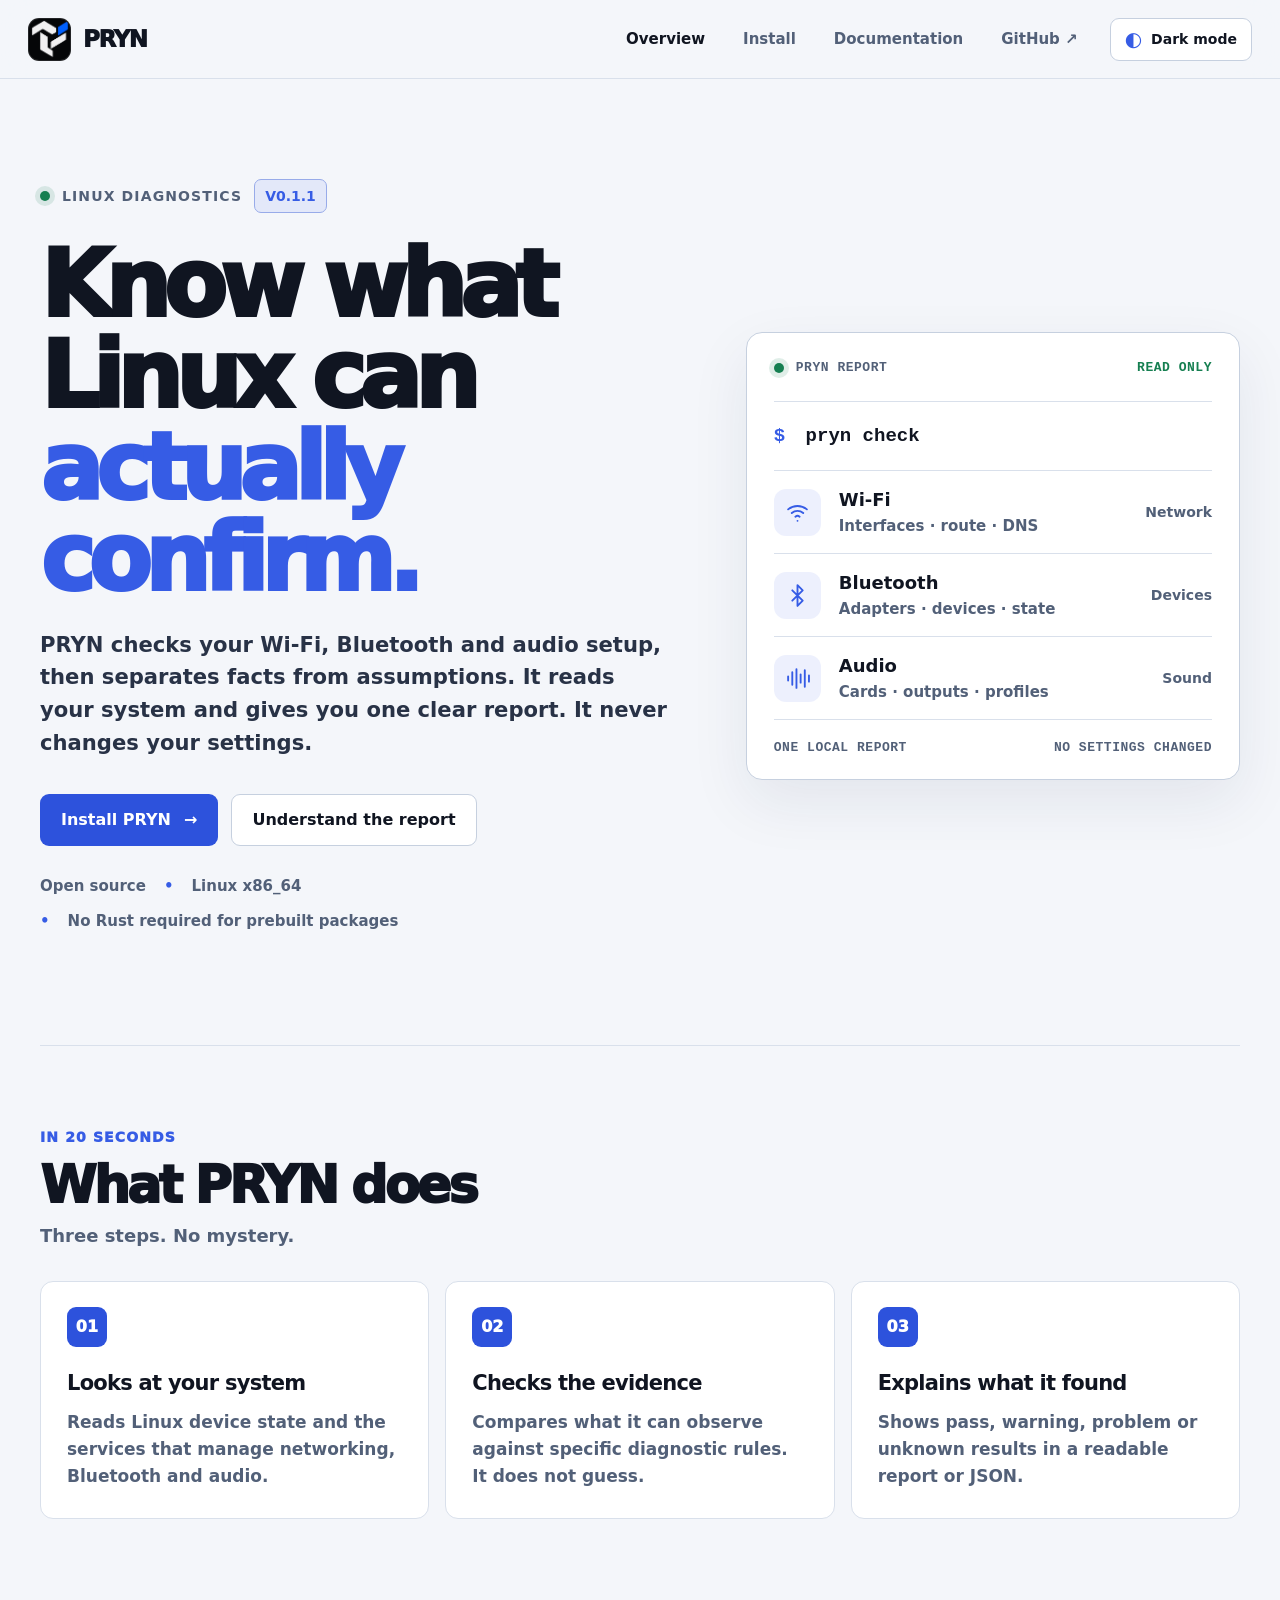
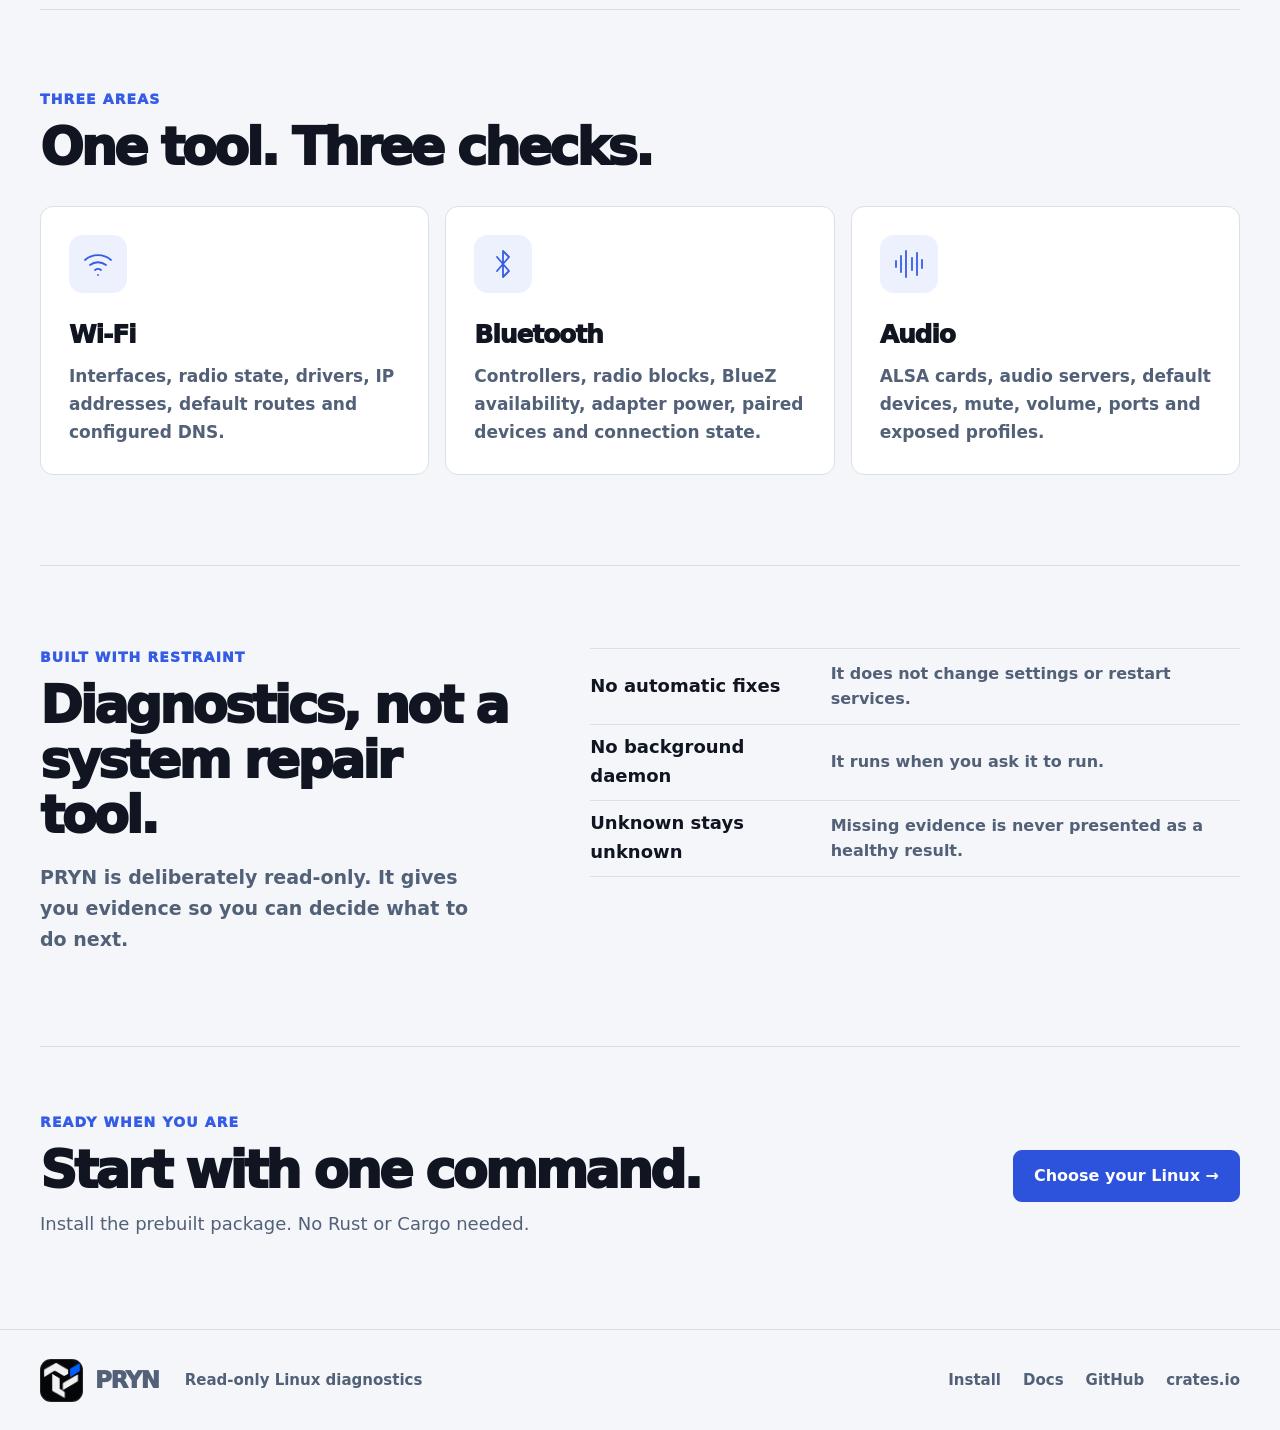
<file: site/index.html>
<!doctype html>
<html lang="en" data-theme="dark">
<head>
  <meta charset="utf-8">
  <meta name="viewport" content="width=device-width, initial-scale=1">
  <meta name="theme-color" content="#050608">
  <meta name="description" content="PRYN is a read-only Linux diagnostic tool for Wi-Fi, Bluetooth and audio. One command, one clear report, no automatic changes.">
  <meta property="og:title" content="PRYN — Linux diagnostics you can trust">
  <meta property="og:description" content="Understand what Linux can confirm about Wi-Fi, Bluetooth and audio.">
  <meta property="og:type" content="website">
  <meta property="og:image" content="https://pryn.qasimio.me/assets/pryn-social.png">
  <meta name="twitter:card" content="summary_large_image">
  <title>PRYN — Linux diagnostics you can trust</title>
  <link rel="icon" href="./favicon.png" type="image/png">
  <link rel="stylesheet" href="./styles.css">
  <script src="./app.js" defer></script>
</head>
<body data-root=".">
  <header class="site-header">
    <div class="header-inner">
      <a class="brand" href="./index.html" aria-label="PRYN home">
        <span class="brand-symbol"><img src="./assets/pryn-symbol.png" alt=""></span>
        <span class="brand-name">PRYN</span>
      </a>
      <button class="mobile-menu" id="mobile-menu" aria-label="Open menu" aria-expanded="false"><span></span><span></span></button>
      <nav class="main-nav" id="main-nav" aria-label="Main navigation">
        <a class="current" href="./index.html">Overview</a>
        <a href="./install.html">Install</a>
        <a href="./docs/index.html">Documentation</a>
        <a href="https://github.com/MQSethar/pryn" target="_blank" rel="noreferrer">GitHub ↗</a>
      </nav>
      <button class="theme-toggle" id="theme-toggle" type="button" aria-label="Switch theme">
        <span class="theme-icon" aria-hidden="true">◐</span><span id="theme-label">Light mode</span>
      </button>
    </div>
  </header>

  <main>
    <section class="hero wrap">
      <div class="hero-copy">
        <div class="release-line"><span class="status-dot"></span> LINUX DIAGNOSTICS <span class="release-pill" id="release-chip">v0.1.1</span></div>
        <h1>Know what Linux can <span>actually confirm.</span></h1>
        <p class="hero-lead">PRYN checks your Wi-Fi, Bluetooth and audio setup, then separates facts from assumptions. It reads your system and gives you one clear report. It never changes your settings.</p>
        <div class="hero-actions">
          <a class="button button-primary" href="./install.html">Install PRYN <span aria-hidden="true">→</span></a>
          <a class="button button-secondary" href="./docs/index.html">Understand the report</a>
        </div>
        <div class="hero-facts">
          <span>Open source</span><span>Linux x86_64</span><span>No Rust required for prebuilt packages</span>
        </div>
      </div>

      <div class="report-card" aria-label="Illustration of a PRYN diagnostic report">
        <div class="report-header">
          <div><span class="status-dot"></span><strong>PRYN REPORT</strong></div>
          <span class="report-readonly">READ ONLY</span>
        </div>
        <div class="report-command"><span>$</span> pryn check</div>
        <div class="report-row">
          <span class="system-icon" aria-hidden="true">
            <svg viewBox="0 0 24 24"><path d="M3 9a14 14 0 0 1 18 0M6.5 12.5a8.5 8.5 0 0 1 11 0M10 16a3.2 3.2 0 0 1 4 0M12 20h.01"/></svg>
          </span>
          <div><strong>Wi-Fi</strong><small>Interfaces · route · DNS</small></div>
          <span class="report-state">Network</span>
        </div>
        <div class="report-row">
          <span class="system-icon" aria-hidden="true">
            <svg viewBox="0 0 24 24"><path d="M7 7l10 10-5 5V2l5 5L7 17"/></svg>
          </span>
          <div><strong>Bluetooth</strong><small>Adapters · devices · state</small></div>
          <span class="report-state">Devices</span>
        </div>
        <div class="report-row">
          <span class="system-icon" aria-hidden="true">
            <svg viewBox="0 0 24 24"><path d="M3 10v4m4-8v12m4-15v18m4-13v8m4-12v16m4-11v6"/></svg>
          </span>
          <div><strong>Audio</strong><small>Cards · outputs · profiles</small></div>
          <span class="report-state">Sound</span>
        </div>
        <div class="report-footer"><span>ONE LOCAL REPORT</span><span>NO SETTINGS CHANGED</span></div>
      </div>
    </section>

    <section class="quick-understanding wrap">
      <div class="section-title">
        <p class="section-kicker">IN 20 SECONDS</p>
        <h2>What PRYN does</h2>
        <p>Three steps. No mystery.</p>
      </div>
      <div class="three-steps">
        <article class="step-card">
          <span class="step-index">01</span>
          <h3>Looks at your system</h3>
          <p>Reads Linux device state and the services that manage networking, Bluetooth and audio.</p>
        </article>
        <article class="step-card">
          <span class="step-index">02</span>
          <h3>Checks the evidence</h3>
          <p>Compares what it can observe against specific diagnostic rules. It does not guess.</p>
        </article>
        <article class="step-card">
          <span class="step-index">03</span>
          <h3>Explains what it found</h3>
          <p>Shows pass, warning, problem or unknown results in a readable report or JSON.</p>
        </article>
      </div>
    </section>

    <section class="checks-section wrap">
      <div class="section-title">
        <p class="section-kicker">THREE AREAS</p>
        <h2>One tool. Three checks.</h2>
      </div>
      <div class="checks-grid">
        <article class="check-card">
          <span class="large-system-icon" aria-hidden="true">
            <svg viewBox="0 0 32 32"><path d="M3 12a20 20 0 0 1 26 0M8 17a13 13 0 0 1 16 0m-11 5a5 5 0 0 1 6 0M16 27h.01"/></svg>
          </span>
          <h3>Wi-Fi</h3>
          <p>Interfaces, radio state, drivers, IP addresses, default routes and configured DNS.</p>
        </article>
        <article class="check-card">
          <span class="large-system-icon" aria-hidden="true">
            <svg viewBox="0 0 32 32"><path d="M10 9l12 14-6 6V3l6 6L10 23"/></svg>
          </span>
          <h3>Bluetooth</h3>
          <p>Controllers, radio blocks, BlueZ availability, adapter power, paired devices and connection state.</p>
        </article>
        <article class="check-card">
          <span class="large-system-icon" aria-hidden="true">
            <svg viewBox="0 0 32 32"><path d="M3 13v6m5-11v16m5-21v26m6-19v12m5-17v22m5-15v8"/></svg>
          </span>
          <h3>Audio</h3>
          <p>ALSA cards, audio servers, default devices, mute, volume, ports and exposed profiles.</p>
        </article>
      </div>
    </section>

    <section class="principles wrap">
      <div class="principles-copy">
        <p class="section-kicker">BUILT WITH RESTRAINT</p>
        <h2>Diagnostics, not a system repair tool.</h2>
        <p>PRYN is deliberately read-only. It gives you evidence so you can decide what to do next.</p>
      </div>
      <div class="principle-list">
        <div><strong>No automatic fixes</strong><span>It does not change settings or restart services.</span></div>
        <div><strong>No background daemon</strong><span>It runs when you ask it to run.</span></div>
        <div><strong>Unknown stays unknown</strong><span>Missing evidence is never presented as a healthy result.</span></div>
      </div>
    </section>

    <section class="bottom-cta wrap">
      <div><p class="section-kicker">READY WHEN YOU ARE</p><h2>Start with one command.</h2><p>Install the prebuilt package. No Rust or Cargo needed.</p></div>
      <a class="button button-primary" href="./install.html">Choose your Linux →</a>
    </section>
  </main>

  <footer class="site-footer">
    <div class="footer-inner wrap">
      <a class="brand" href="./index.html"><span class="brand-symbol"><img src="./assets/pryn-symbol.png" alt=""></span><span class="brand-name">PRYN</span></a>
      <span>Read-only Linux diagnostics</span>
      <div class="footer-links"><a href="./install.html">Install</a><a href="./docs/index.html">Docs</a><a href="https://github.com/MQSethar/pryn">GitHub</a><a href="https://crates.io/crates/pryn">crates.io</a></div>
    </div>
  </footer>
</body>
</html>
</file>
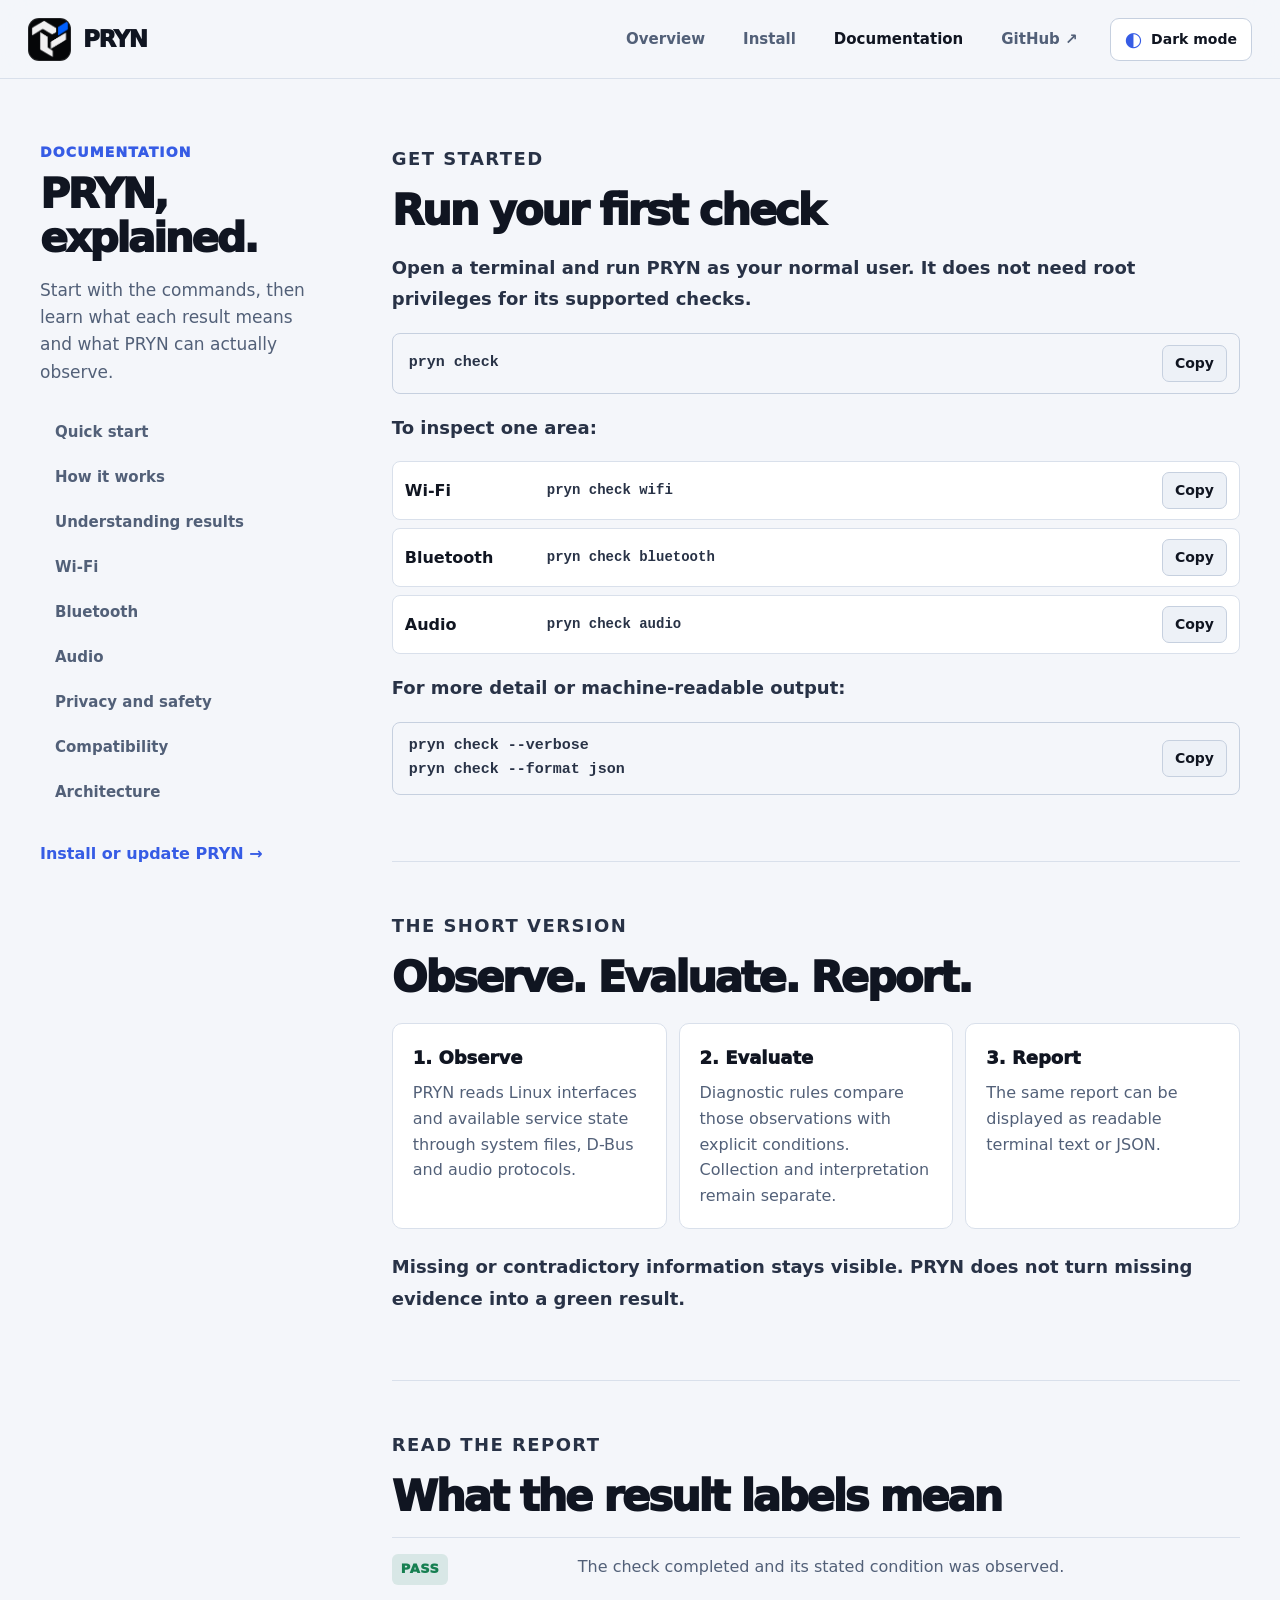
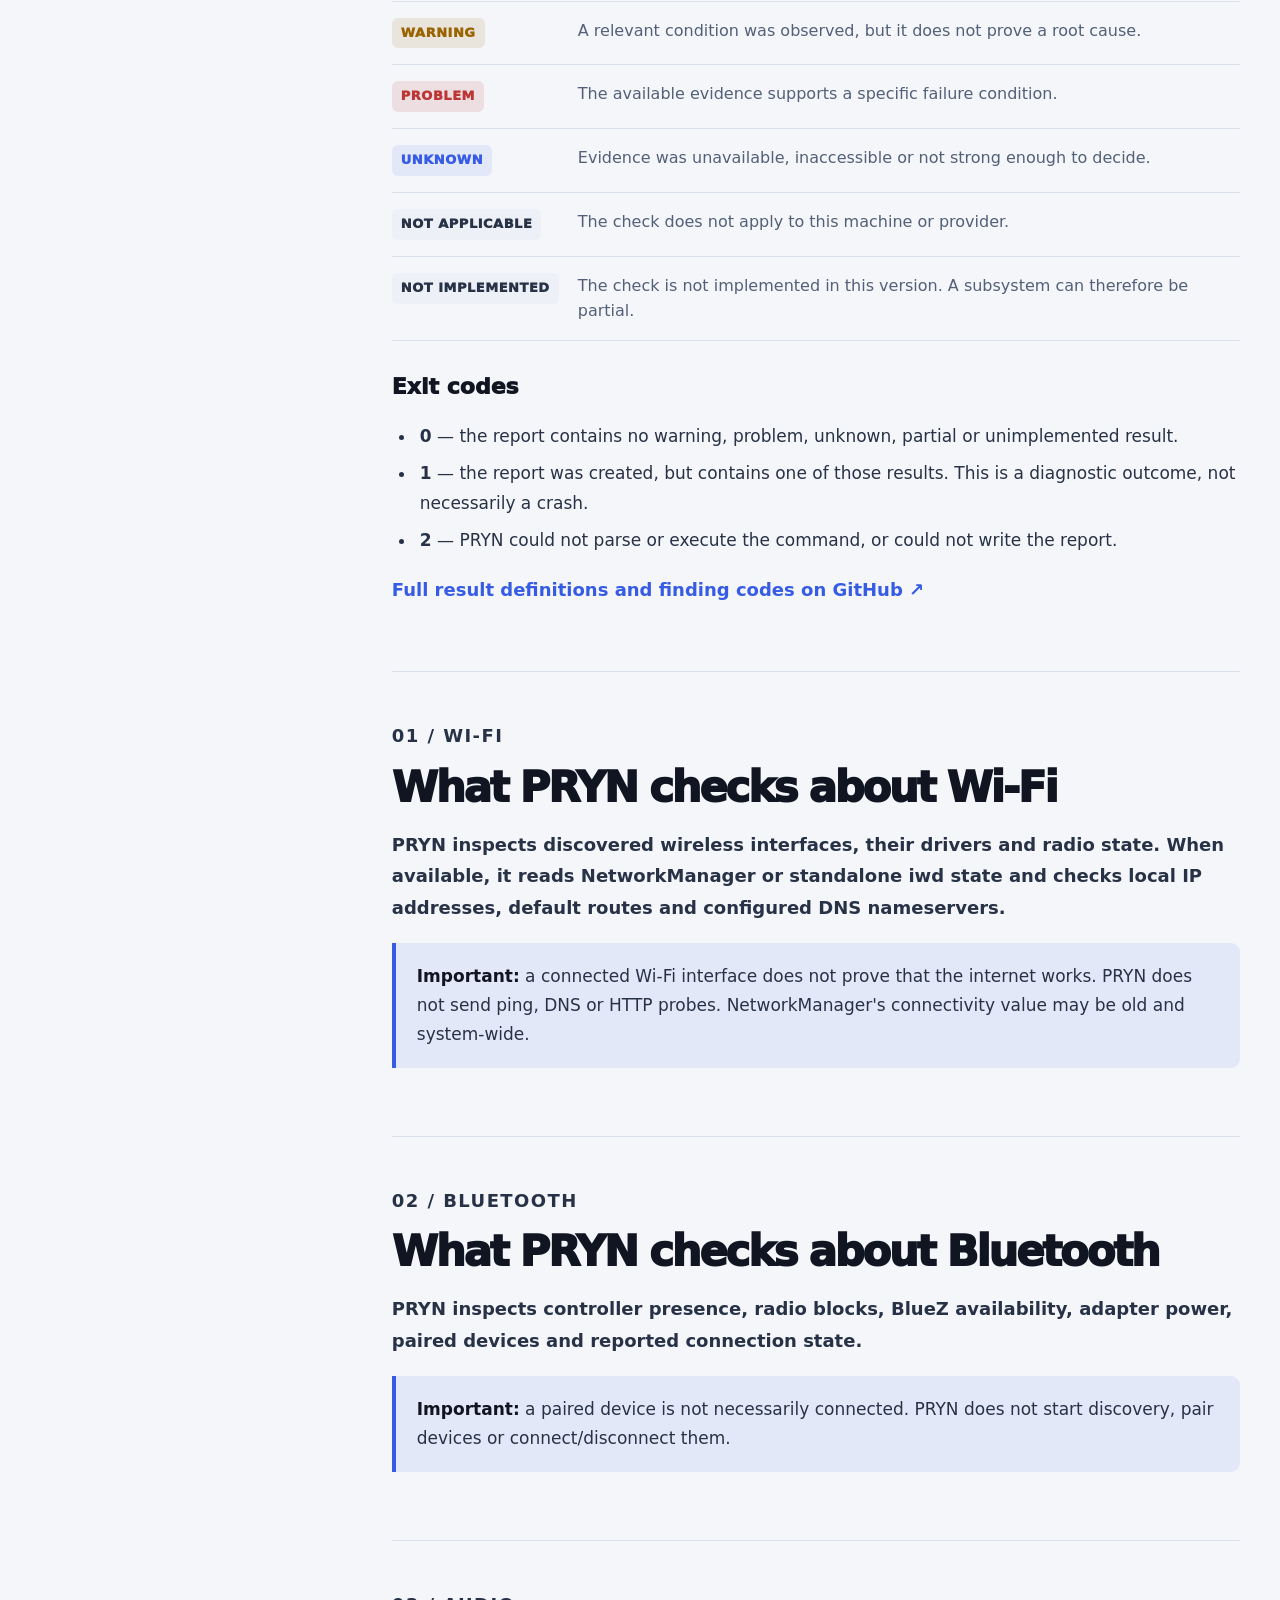
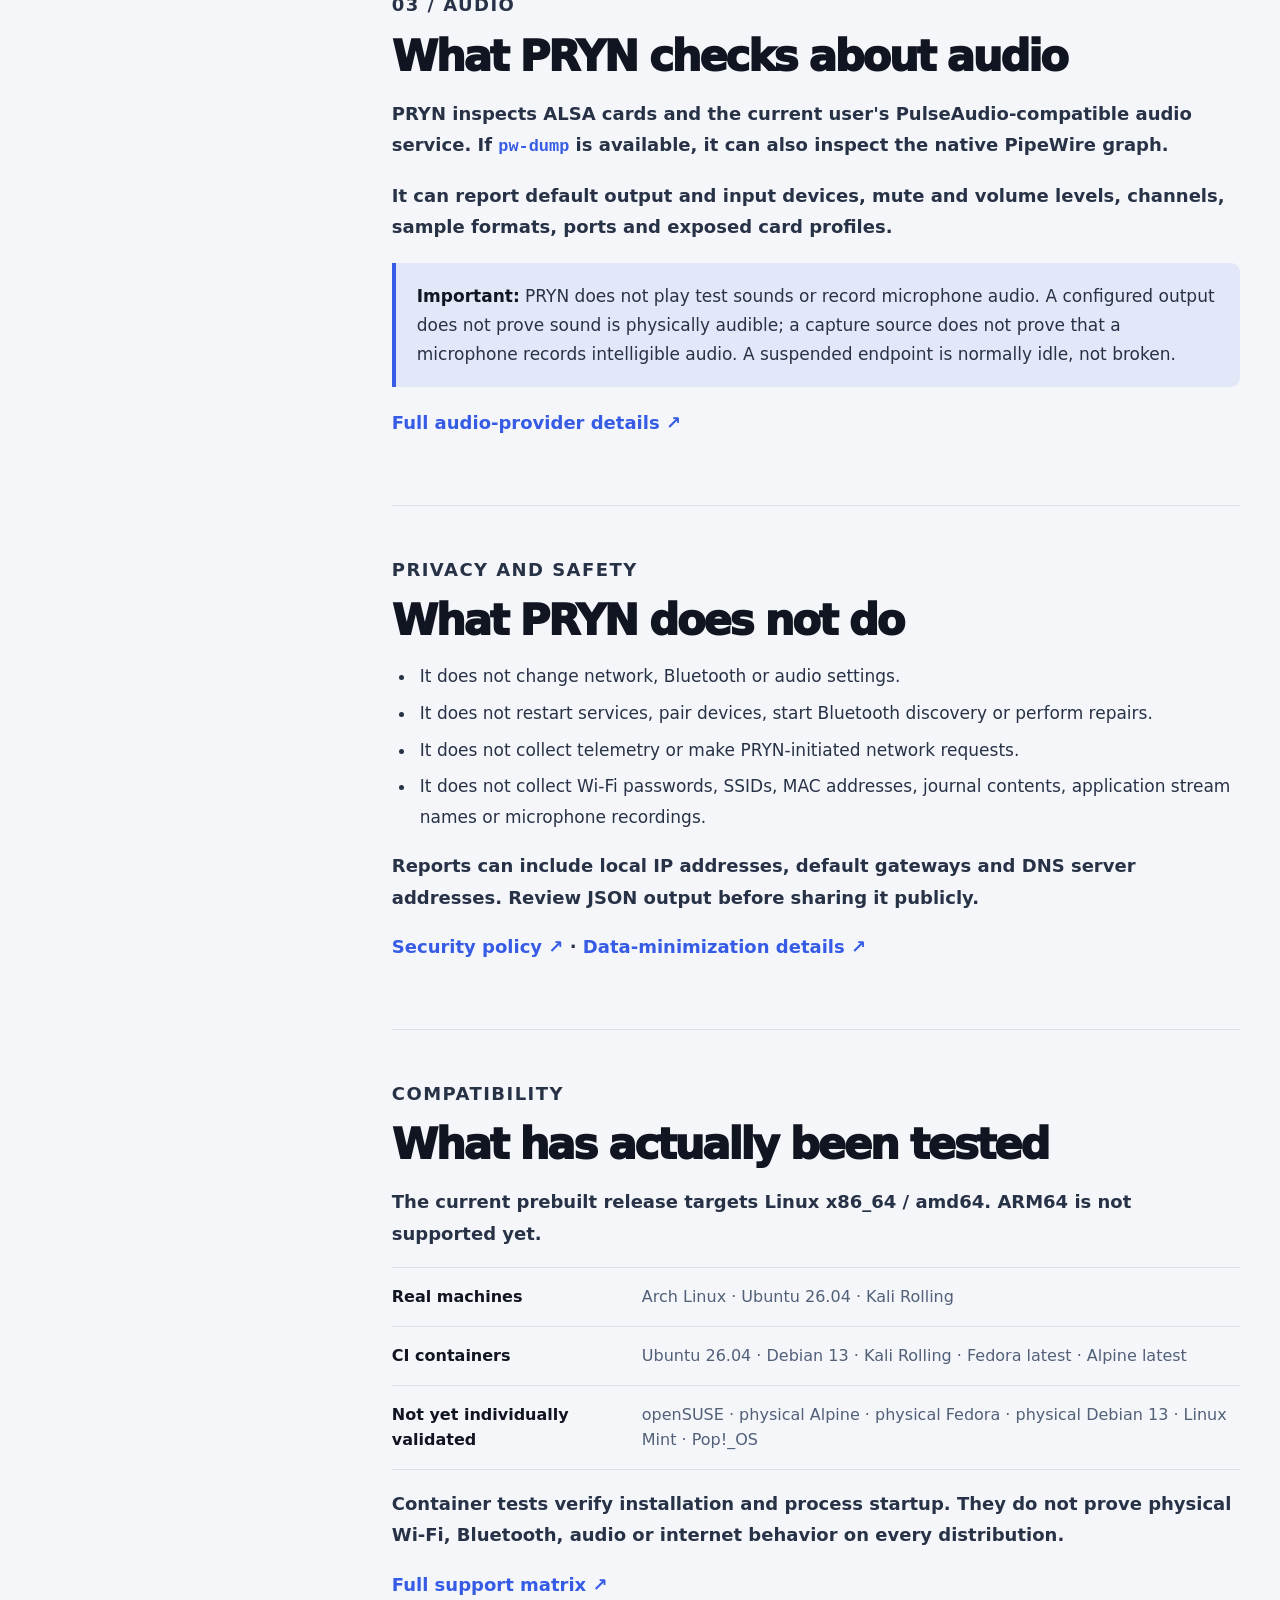
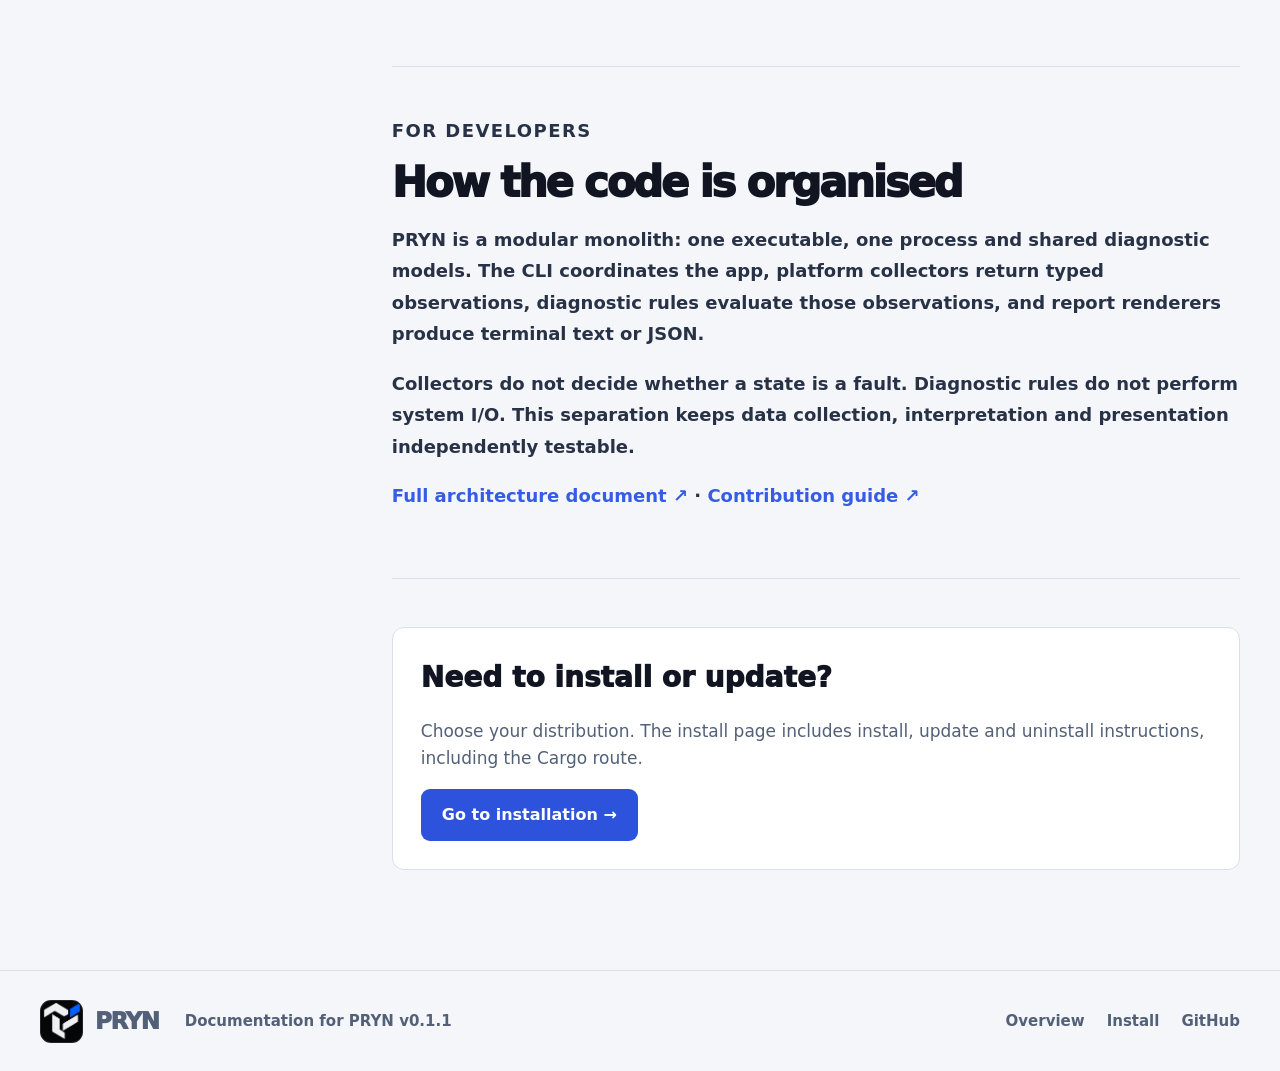
<file: site/docs/index.html>
<!doctype html>
<html lang="en" data-theme="dark">
<head>
  <meta charset="utf-8">
  <meta name="viewport" content="width=device-width, initial-scale=1">
  <meta name="theme-color" content="#050608">
  <meta name="description" content="PRYN documentation: commands, diagnostic results, Wi-Fi, Bluetooth, audio, privacy, compatibility and architecture.">
  <title>PRYN Documentation</title>
  <link rel="icon" href="../favicon.png" type="image/png">
  <link rel="stylesheet" href="../styles.css">
  <script src="../app.js" defer></script>
</head>
<body data-root="..">
  <header class="site-header">
    <div class="header-inner">
      <a class="brand" href="../index.html" aria-label="PRYN home"><span class="brand-symbol"><img src="../assets/pryn-symbol.png" alt=""></span><span class="brand-name">PRYN</span></a>
      <button class="mobile-menu" id="mobile-menu" aria-label="Open menu" aria-expanded="false"><span></span><span></span></button>
      <nav class="main-nav" id="main-nav" aria-label="Main navigation">
        <a href="../index.html">Overview</a><a href="../install.html">Install</a><a class="current" href="./index.html">Documentation</a><a href="https://github.com/MQSethar/pryn" target="_blank" rel="noreferrer">GitHub ↗</a>
      </nav>
      <button class="theme-toggle" id="theme-toggle" type="button" aria-label="Switch theme"><span class="theme-icon" aria-hidden="true">◐</span><span id="theme-label">Light mode</span></button>
    </div>
  </header>

  <main class="wrap docs-layout">
    <aside class="docs-sidebar">
      <p class="section-kicker">DOCUMENTATION</p>
      <h1>PRYN, explained.</h1>
      <p>Start with the commands, then learn what each result means and what PRYN can actually observe.</p>
      <nav aria-label="Documentation sections">
        <a href="#quick-start">Quick start</a>
        <a href="#how-it-works">How it works</a>
        <a href="#results">Understanding results</a>
        <a href="#wifi">Wi-Fi</a>
        <a href="#bluetooth">Bluetooth</a>
        <a href="#audio">Audio</a>
        <a href="#privacy">Privacy and safety</a>
        <a href="#compatibility">Compatibility</a>
        <a href="#architecture">Architecture</a>
      </nav>
      <a class="sidebar-install" href="../install.html">Install or update PRYN →</a>
    </aside>

    <article class="docs-content">
      <section class="docs-section" id="quick-start">
        <p class="section-kicker">GET STARTED</p>
        <h2>Run your first check</h2>
        <p>Open a terminal and run PRYN as your normal user. It does not need root privileges for its supported checks.</p>
        <div class="code-box docs-code"><code id="docs-first-run">pryn check</code><button class="copy-button" data-copy="docs-first-run">Copy</button></div>
        <p>To inspect one area:</p>
        <div class="command-list">
          <div><strong>Wi-Fi</strong><code>pryn check wifi</code><button class="copy-button" data-copy="docs-wifi">Copy</button><code class="visually-hidden" id="docs-wifi">pryn check wifi</code></div>
          <div><strong>Bluetooth</strong><code>pryn check bluetooth</code><button class="copy-button" data-copy="docs-bt">Copy</button><code class="visually-hidden" id="docs-bt">pryn check bluetooth</code></div>
          <div><strong>Audio</strong><code>pryn check audio</code><button class="copy-button" data-copy="docs-audio">Copy</button><code class="visually-hidden" id="docs-audio">pryn check audio</code></div>
        </div>
        <p>For more detail or machine-readable output:</p>
        <div class="code-box docs-code"><code id="docs-options">pryn check --verbose
pryn check --format json</code><button class="copy-button" data-copy="docs-options">Copy</button></div>
      </section>

      <section class="docs-section" id="how-it-works">
        <p class="section-kicker">THE SHORT VERSION</p>
        <h2>Observe. Evaluate. Report.</h2>
        <div class="docs-three">
          <div><strong>1. Observe</strong><p>PRYN reads Linux interfaces and available service state through system files, D-Bus and audio protocols.</p></div>
          <div><strong>2. Evaluate</strong><p>Diagnostic rules compare those observations with explicit conditions. Collection and interpretation remain separate.</p></div>
          <div><strong>3. Report</strong><p>The same report can be displayed as readable terminal text or JSON.</p></div>
        </div>
        <p>Missing or contradictory information stays visible. PRYN does not turn missing evidence into a green result.</p>
      </section>

      <section class="docs-section" id="results">
        <p class="section-kicker">READ THE REPORT</p>
        <h2>What the result labels mean</h2>
        <div class="status-table">
          <div><span class="status-chip pass">PASS</span><p>The check completed and its stated condition was observed.</p></div>
          <div><span class="status-chip warning">WARNING</span><p>A relevant condition was observed, but it does not prove a root cause.</p></div>
          <div><span class="status-chip problem">PROBLEM</span><p>The available evidence supports a specific failure condition.</p></div>
          <div><span class="status-chip unknown">UNKNOWN</span><p>Evidence was unavailable, inaccessible or not strong enough to decide.</p></div>
          <div><span class="status-chip neutral">NOT APPLICABLE</span><p>The check does not apply to this machine or provider.</p></div>
          <div><span class="status-chip neutral">NOT IMPLEMENTED</span><p>The check is not implemented in this version. A subsystem can therefore be partial.</p></div>
        </div>
        <h3>Exit codes</h3>
        <ul class="readable-list">
          <li><strong>0</strong> — the report contains no warning, problem, unknown, partial or unimplemented result.</li>
          <li><strong>1</strong> — the report was created, but contains one of those results. This is a diagnostic outcome, not necessarily a crash.</li>
          <li><strong>2</strong> — PRYN could not parse or execute the command, or could not write the report.</li>
        </ul>
        <p><a class="source-link" href="https://github.com/MQSethar/pryn/blob/main/docs/results.md">Full result definitions and finding codes on GitHub ↗</a></p>
      </section>

      <section class="docs-section" id="wifi">
        <p class="section-kicker">01 / WI-FI</p>
        <h2>What PRYN checks about Wi-Fi</h2>
        <p>PRYN inspects discovered wireless interfaces, their drivers and radio state. When available, it reads NetworkManager or standalone iwd state and checks local IP addresses, default routes and configured DNS nameservers.</p>
        <div class="info-callout"><strong>Important:</strong> a connected Wi-Fi interface does not prove that the internet works. PRYN does not send ping, DNS or HTTP probes. NetworkManager's connectivity value may be old and system-wide.</div>
      </section>

      <section class="docs-section" id="bluetooth">
        <p class="section-kicker">02 / BLUETOOTH</p>
        <h2>What PRYN checks about Bluetooth</h2>
        <p>PRYN inspects controller presence, radio blocks, BlueZ availability, adapter power, paired devices and reported connection state.</p>
        <div class="info-callout"><strong>Important:</strong> a paired device is not necessarily connected. PRYN does not start discovery, pair devices or connect/disconnect them.</div>
      </section>

      <section class="docs-section" id="audio">
        <p class="section-kicker">03 / AUDIO</p>
        <h2>What PRYN checks about audio</h2>
        <p>PRYN inspects ALSA cards and the current user's PulseAudio-compatible audio service. If <code>pw-dump</code> is available, it can also inspect the native PipeWire graph.</p>
        <p>It can report default output and input devices, mute and volume levels, channels, sample formats, ports and exposed card profiles.</p>
        <div class="info-callout"><strong>Important:</strong> PRYN does not play test sounds or record microphone audio. A configured output does not prove sound is physically audible; a capture source does not prove that a microphone records intelligible audio. A suspended endpoint is normally idle, not broken.</div>
        <p><a class="source-link" href="https://github.com/MQSethar/pryn/blob/main/docs/audio-diagnostics.md">Full audio-provider details ↗</a></p>
      </section>

      <section class="docs-section" id="privacy">
        <p class="section-kicker">PRIVACY AND SAFETY</p>
        <h2>What PRYN does not do</h2>
        <ul class="readable-list">
          <li>It does not change network, Bluetooth or audio settings.</li>
          <li>It does not restart services, pair devices, start Bluetooth discovery or perform repairs.</li>
          <li>It does not collect telemetry or make PRYN-initiated network requests.</li>
          <li>It does not collect Wi-Fi passwords, SSIDs, MAC addresses, journal contents, application stream names or microphone recordings.</li>
        </ul>
        <p>Reports can include local IP addresses, default gateways and DNS server addresses. Review JSON output before sharing it publicly.</p>
        <p><a class="source-link" href="https://github.com/MQSethar/pryn/blob/main/SECURITY.md">Security policy ↗</a> · <a class="source-link" href="https://github.com/MQSethar/pryn/blob/main/docs/results.md">Data-minimization details ↗</a></p>
      </section>

      <section class="docs-section" id="compatibility">
        <p class="section-kicker">COMPATIBILITY</p>
        <h2>What has actually been tested</h2>
        <p>The current prebuilt release targets Linux x86_64 / amd64. ARM64 is not supported yet.</p>
        <div class="compat-table">
          <div><strong>Real machines</strong><span>Arch Linux · Ubuntu 26.04 · Kali Rolling</span></div>
          <div><strong>CI containers</strong><span>Ubuntu 26.04 · Debian 13 · Kali Rolling · Fedora latest · Alpine latest</span></div>
          <div><strong>Not yet individually validated</strong><span>openSUSE · physical Alpine · physical Fedora · physical Debian 13 · Linux Mint · Pop!_OS</span></div>
        </div>
        <p>Container tests verify installation and process startup. They do not prove physical Wi-Fi, Bluetooth, audio or internet behavior on every distribution.</p>
        <p><a class="source-link" href="https://github.com/MQSethar/pryn/blob/main/docs/support-matrix.md">Full support matrix ↗</a></p>
      </section>

      <section class="docs-section" id="architecture">
        <p class="section-kicker">FOR DEVELOPERS</p>
        <h2>How the code is organised</h2>
        <p>PRYN is a modular monolith: one executable, one process and shared diagnostic models. The CLI coordinates the app, platform collectors return typed observations, diagnostic rules evaluate those observations, and report renderers produce terminal text or JSON.</p>
        <p>Collectors do not decide whether a state is a fault. Diagnostic rules do not perform system I/O. This separation keeps data collection, interpretation and presentation independently testable.</p>
        <p><a class="source-link" href="https://github.com/MQSethar/pryn/blob/main/docs/architecture.md">Full architecture document ↗</a> · <a class="source-link" href="https://github.com/MQSethar/pryn/blob/main/CONTRIBUTING.md">Contribution guide ↗</a></p>
      </section>

      <section class="docs-end">
        <h2>Need to install or update?</h2>
        <p>Choose your distribution. The install page includes install, update and uninstall instructions, including the Cargo route.</p>
        <a class="button button-primary" href="../install.html">Go to installation →</a>
      </section>
    </article>
  </main>

  <footer class="site-footer"><div class="footer-inner wrap"><a class="brand" href="../index.html"><span class="brand-symbol"><img src="../assets/pryn-symbol.png" alt=""></span><span class="brand-name">PRYN</span></a><span>Documentation for PRYN v0.1.1</span><div class="footer-links"><a href="../index.html">Overview</a><a href="../install.html">Install</a><a href="https://github.com/MQSethar/pryn">GitHub</a></div></div></footer>
</body>
</html>
</file>
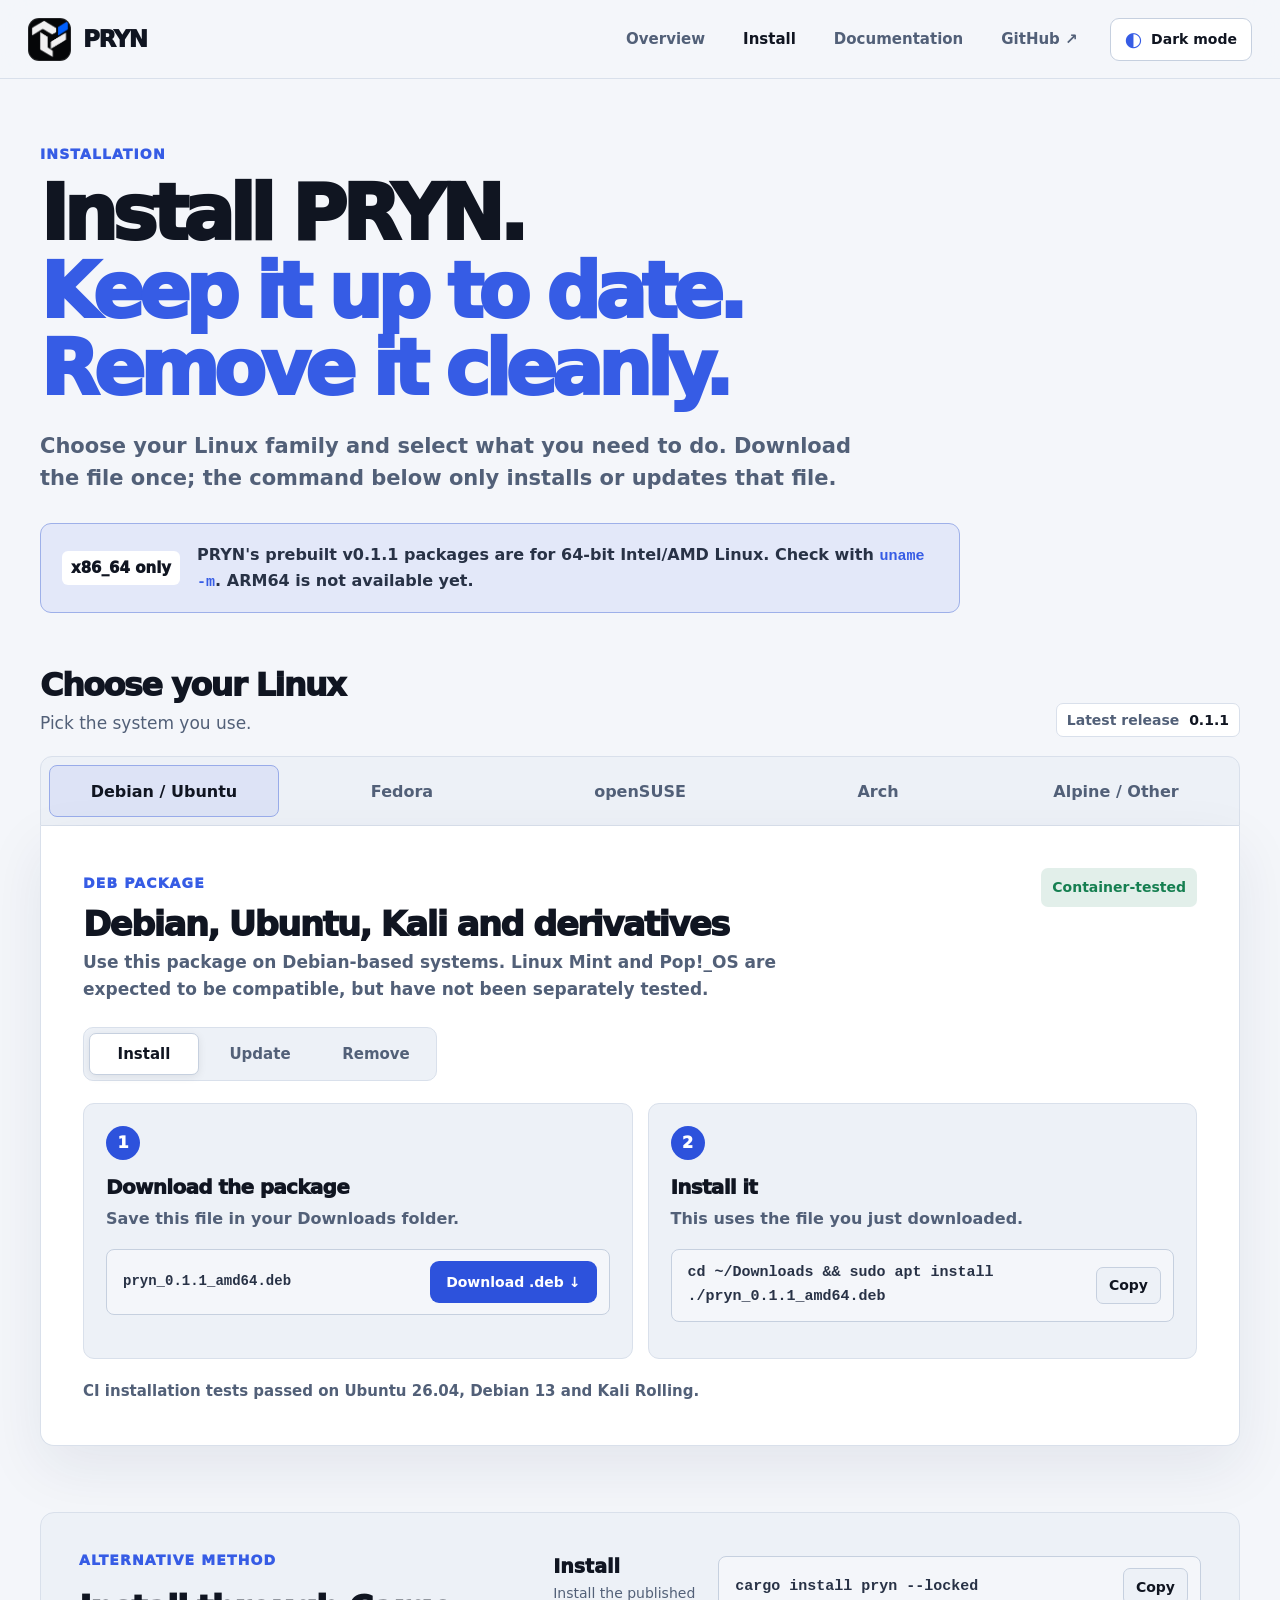
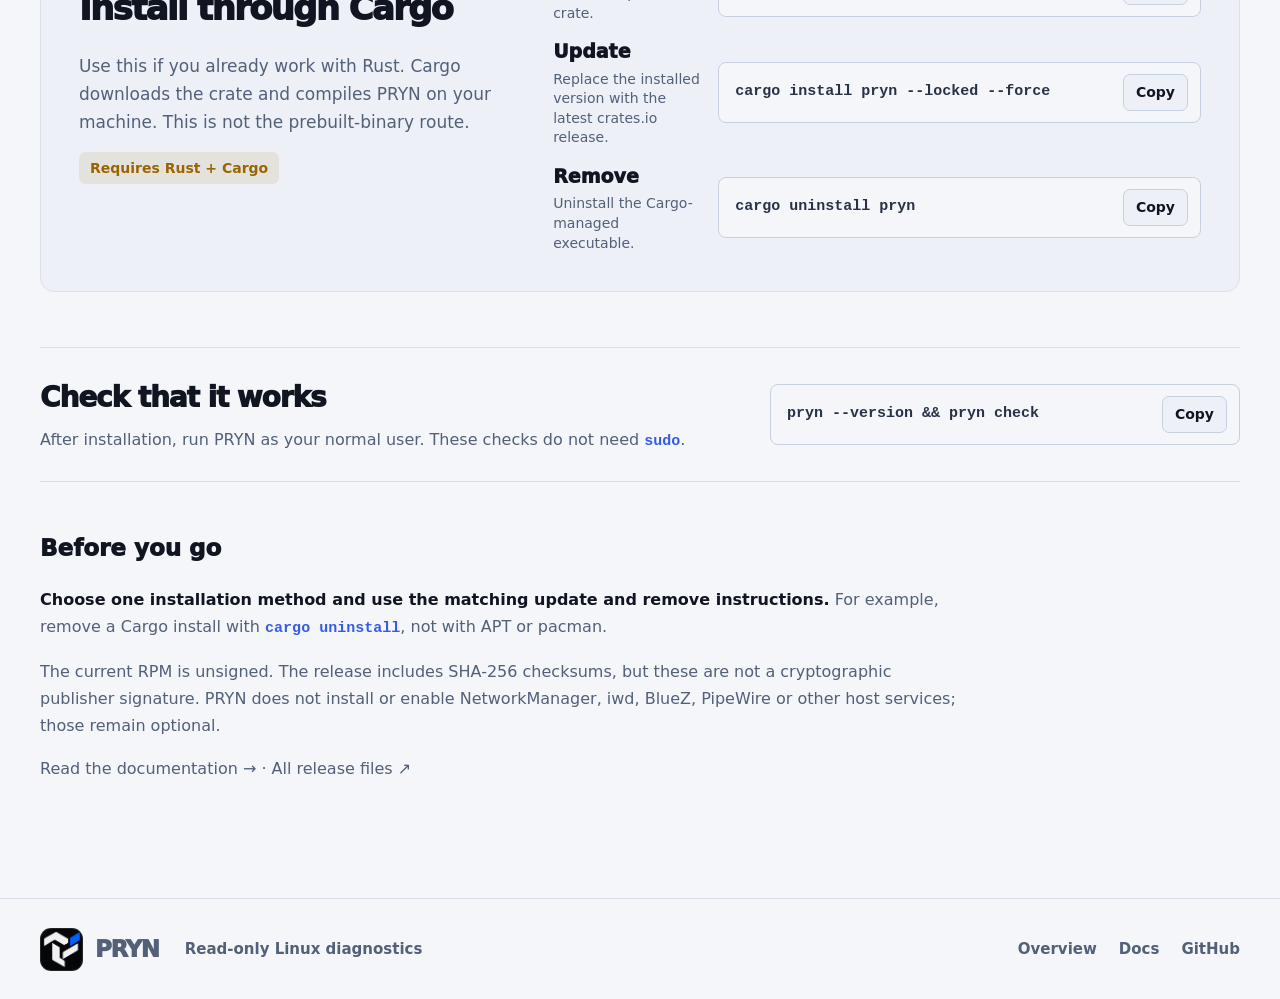
<file: site/install.html>
<!doctype html>
<html lang="en" data-theme="dark">
<head>
  <meta charset="utf-8">
  <meta name="viewport" content="width=device-width, initial-scale=1">
  <meta name="theme-color" content="#050608">
  <meta name="description" content="Install, update or uninstall PRYN on Debian, Ubuntu, Kali, Fedora, openSUSE, Arch, Alpine or with Cargo.">
  <title>Install PRYN — Install, update and remove</title>
  <link rel="icon" href="./favicon.png" type="image/png">
  <link rel="stylesheet" href="./styles.css">
  <script src="./app.js" defer></script>
</head>
<body data-root=".">
  <header class="site-header">
    <div class="header-inner">
      <a class="brand" href="./index.html" aria-label="PRYN home"><span class="brand-symbol"><img src="./assets/pryn-symbol.png" alt=""></span><span class="brand-name">PRYN</span></a>
      <button class="mobile-menu" id="mobile-menu" aria-label="Open menu" aria-expanded="false"><span></span><span></span></button>
      <nav class="main-nav" id="main-nav" aria-label="Main navigation">
        <a href="./index.html">Overview</a><a class="current" href="./install.html">Install</a><a href="./docs/index.html">Documentation</a><a href="https://github.com/MQSethar/pryn" target="_blank" rel="noreferrer">GitHub ↗</a>
      </nav>
      <button class="theme-toggle" id="theme-toggle" type="button" aria-label="Switch theme"><span class="theme-icon" aria-hidden="true">◐</span><span id="theme-label">Light mode</span></button>
    </div>
  </header>

  <main class="wrap page-main">
    <section class="page-intro">
      <p class="section-kicker">INSTALLATION</p>
      <h1>Install PRYN.<br><span>Keep it up to date. Remove it cleanly.</span></h1>
      <p class="page-lead">Choose your Linux family and select what you need to do. Download the file once; the command below only installs or updates that file.</p>
      <div class="requirement-banner"><strong>x86_64 only</strong><span>PRYN's prebuilt v0.1.1 packages are for 64-bit Intel/AMD Linux. Check with <code>uname -m</code>. ARM64 is not available yet.</span></div>
    </section>

    <section class="installer-section" aria-labelledby="choose-linux">
      <div class="section-heading-row"><div><h2 id="choose-linux">Choose your Linux</h2><p>Pick the system you use.</p></div><span class="version-badge">Latest release <strong id="installer-version">0.1.1</strong></span></div>

      <div class="platform-tabs" role="tablist" aria-label="Linux distribution">
        <button class="platform-tab active" role="tab" aria-selected="true" aria-controls="platform-debian" data-platform="debian">Debian / Ubuntu</button>
        <button class="platform-tab" role="tab" aria-selected="false" aria-controls="platform-fedora" data-platform="fedora">Fedora</button>
        <button class="platform-tab" role="tab" aria-selected="false" aria-controls="platform-opensuse" data-platform="opensuse">openSUSE</button>
        <button class="platform-tab" role="tab" aria-selected="false" aria-controls="platform-arch" data-platform="arch">Arch</button>
        <button class="platform-tab" role="tab" aria-selected="false" aria-controls="platform-other" data-platform="other">Alpine / Other</button>
      </div>

      <article class="platform-panel active" id="platform-debian" role="tabpanel" data-platform-panel="debian">
        <div class="platform-heading"><div><span class="package-type">DEB PACKAGE</span><h3>Debian, Ubuntu, Kali and derivatives</h3><p>Use this package on Debian-based systems. Linux Mint and Pop!_OS are expected to be compatible, but have not been separately tested.</p></div><span class="tested-label">Container-tested</span></div>
        <div class="mode-tabs" role="tablist" aria-label="Debian package action">
          <button class="mode-tab active" data-mode-button="install" aria-selected="true">Install</button><button class="mode-tab" data-mode-button="update" aria-selected="false">Update</button><button class="mode-tab" data-mode-button="remove" aria-selected="false">Remove</button>
        </div>
        <div class="mode-panel active" data-mode-panel="install">
          <div class="action-grid">
            <div class="action-block"><span class="action-number">1</span><div><h4>Download the package</h4><p>Save this file in your Downloads folder.</p></div><div class="download-box"><code data-file="deb">pryn_0.1.1_amd64.deb</code><a class="button button-small button-primary" data-asset="deb" href="https://github.com/MQSethar/pryn/releases/download/v0.1.1/pryn_0.1.1_amd64.deb">Download .deb ↓</a></div></div>
            <div class="action-block"><span class="action-number">2</span><div><h4>Install it</h4><p>This uses the file you just downloaded.</p></div><div class="code-box"><code id="debian-install">cd ~/Downloads && sudo apt install ./pryn_0.1.1_amd64.deb</code><button class="copy-button" data-copy="debian-install">Copy</button></div></div>
          </div>
          <p class="action-note">CI installation tests passed on Ubuntu 26.04, Debian 13 and Kali Rolling.</p>
        </div>
        <div class="mode-panel" data-mode-panel="update" hidden>
          <div class="action-block"><h4>Download the newer .deb</h4><p>Use the button below to download the latest release. Then run the same APT command to install it over the older version.</p><div class="download-box"><code data-file="deb">pryn_0.1.1_amd64.deb</code><a class="button button-small button-primary" data-asset="deb" href="https://github.com/MQSethar/pryn/releases/download/v0.1.1/pryn_0.1.1_amd64.deb">Download latest .deb ↓</a></div><div class="code-box"><code id="debian-update">cd ~/Downloads && sudo apt install ./pryn_0.1.1_amd64.deb</code><button class="copy-button" data-copy="debian-update">Copy</button></div></div>
          <p class="action-note">APT replaces the installed PRYN package when the downloaded package has a newer version. Direct downloads do not update automatically.</p>
        </div>
        <div class="mode-panel" data-mode-panel="remove" hidden>
          <div class="action-block"><h4>Remove PRYN</h4><p>This removes PRYN but keeps its configuration files, if any.</p><div class="code-box"><code id="debian-remove">sudo apt remove pryn</code><button class="copy-button" data-copy="debian-remove">Copy</button></div></div>
        </div>
      </article>

      <article class="platform-panel" id="platform-fedora" role="tabpanel" data-platform-panel="fedora" hidden>
        <div class="platform-heading"><div><span class="package-type">RPM PACKAGE</span><h3>Fedora and compatible RPM systems</h3><p>Fedora is the tested RPM target. RHEL, Rocky and AlmaLinux are intended targets, not individually tested yet.</p></div><span class="tested-label">Fedora container-tested</span></div>
        <div class="mode-tabs" role="tablist" aria-label="Fedora package action">
          <button class="mode-tab active" data-mode-button="install" aria-selected="true">Install</button><button class="mode-tab" data-mode-button="update" aria-selected="false">Update</button><button class="mode-tab" data-mode-button="remove" aria-selected="false">Remove</button>
        </div>
        <div class="mode-panel active" data-mode-panel="install">
          <div class="action-grid">
            <div class="action-block"><span class="action-number">1</span><div><h4>Download the package</h4><p>Save this file in Downloads.</p></div><div class="download-box"><code data-file="rpm">pryn-0.1.1-1.x86_64.rpm</code><a class="button button-small button-primary" data-asset="rpm" href="https://github.com/MQSethar/pryn/releases/download/v0.1.1/pryn-0.1.1-1.x86_64.rpm">Download .rpm ↓</a></div></div>
            <div class="action-block"><span class="action-number">2</span><div><h4>Install it</h4><p>The current RPM is unsigned, so this command skips signature verification for this file.</p></div><div class="code-box"><code id="fedora-install">cd ~/Downloads && sudo dnf install --nogpgcheck ./pryn-0.1.1-1.x86_64.rpm</code><button class="copy-button" data-copy="fedora-install">Copy</button></div></div>
          </div>
          <p class="action-note warning-note">The RPM is unsigned. Only install it if you trust the GitHub release and have checked its published SHA-256 checksum.</p>
        </div>
        <div class="mode-panel" data-mode-panel="update" hidden>
          <div class="action-block"><h4>Download the newer .rpm</h4><p>Download the latest package, then run this command. DNF installs the local RPM and upgrades the installed package when the downloaded version is newer.</p><div class="download-box"><code data-file="rpm">pryn-0.1.1-1.x86_64.rpm</code><a class="button button-small button-primary" data-asset="rpm" href="https://github.com/MQSethar/pryn/releases/download/v0.1.1/pryn-0.1.1-1.x86_64.rpm">Download latest .rpm ↓</a></div><div class="code-box"><code id="fedora-update">cd ~/Downloads && sudo dnf install --nogpgcheck ./pryn-0.1.1-1.x86_64.rpm</code><button class="copy-button" data-copy="fedora-update">Copy</button></div></div>
        </div>
        <div class="mode-panel" data-mode-panel="remove" hidden><div class="action-block"><h4>Remove PRYN</h4><p>DNF removes the installed package.</p><div class="code-box"><code id="fedora-remove">sudo dnf remove pryn</code><button class="copy-button" data-copy="fedora-remove">Copy</button></div></div></div>
      </article>

      <article class="platform-panel" id="platform-opensuse" role="tabpanel" data-platform-panel="opensuse" hidden>
        <div class="platform-heading"><div><span class="package-type">RPM PACKAGE</span><h3>openSUSE</h3><p>Uses the same x86_64 RPM. openSUSE is an intended target but is not in the current CI smoke-test matrix.</p></div><span class="status-label">Not yet tested</span></div>
        <div class="mode-tabs" role="tablist" aria-label="openSUSE package action">
          <button class="mode-tab active" data-mode-button="install" aria-selected="true">Install</button><button class="mode-tab" data-mode-button="update" aria-selected="false">Update</button><button class="mode-tab" data-mode-button="remove" aria-selected="false">Remove</button>
        </div>
        <div class="mode-panel active" data-mode-panel="install"><div class="action-block"><h4>Download and install</h4><p>Download the RPM, then install the local file. The package is unsigned.</p><div class="download-box"><code data-file="rpm">pryn-0.1.1-1.x86_64.rpm</code><a class="button button-small button-primary" data-asset="rpm" href="https://github.com/MQSethar/pryn/releases/download/v0.1.1/pryn-0.1.1-1.x86_64.rpm">Download .rpm ↓</a></div><div class="code-box"><code id="opensuse-install">cd ~/Downloads && sudo zypper install --allow-unsigned-rpm ./pryn-0.1.1-1.x86_64.rpm</code><button class="copy-button" data-copy="opensuse-install">Copy</button></div></div></div>
        <div class="mode-panel" data-mode-panel="update" hidden><div class="action-block"><h4>Download the newer RPM</h4><p>Download the latest RPM, then install it over the existing version using Zypper.</p><div class="download-box"><code data-file="rpm">pryn-0.1.1-1.x86_64.rpm</code><a class="button button-small button-primary" data-asset="rpm" href="https://github.com/MQSethar/pryn/releases/download/v0.1.1/pryn-0.1.1-1.x86_64.rpm">Download latest .rpm ↓</a></div><div class="code-box"><code id="opensuse-update">cd ~/Downloads && sudo zypper install --allow-unsigned-rpm ./pryn-0.1.1-1.x86_64.rpm</code><button class="copy-button" data-copy="opensuse-update">Copy</button></div></div></div>
        <div class="mode-panel" data-mode-panel="remove" hidden><div class="action-block"><h4>Remove PRYN</h4><div class="code-box"><code id="opensuse-remove">sudo zypper remove pryn</code><button class="copy-button" data-copy="opensuse-remove">Copy</button></div></div></div>
        <p class="action-note warning-note">The RPM is unsigned. Zypper's <code>--allow-unsigned-rpm</code> option allows this local package. Review the release checksum before installing.</p>
      </article>

      <article class="platform-panel" id="platform-arch" role="tabpanel" data-platform-panel="arch" hidden>
        <div class="platform-heading"><div><span class="package-type">ARCH PACKAGE</span><h3>Arch Linux</h3><p>The AUR package is not published yet. For now, install the prebuilt binary with the maintained PRYN PKGBUILD. No Rust compilation is involved.</p></div><span class="status-label" id="arch-status">AUR pending</span></div>
        <div id="arch-manual">
          <div class="mode-tabs" role="tablist" aria-label="Arch package action">
            <button class="mode-tab active" data-mode-button="install" aria-selected="true">Install</button><button class="mode-tab" data-mode-button="update" aria-selected="false">Update</button><button class="mode-tab" data-mode-button="remove" aria-selected="false">Remove</button>
          </div>
          <div class="mode-panel active" data-mode-panel="install">
            <div class="action-block"><h4>Download the package recipe</h4><p>Save the PKGBUILD file in Downloads.</p><div class="download-box"><code data-file="pkgbuild">pryn-bin.PKGBUILD</code><a class="button button-small button-primary" data-asset="pkgbuild" href="./assets/pryn-bin.PKGBUILD" download="pryn-bin.PKGBUILD">Download PKGBUILD ↓</a></div><h4 class="second-heading">Build and install</h4><p>Arch's standard build tools are needed. PRYN itself is not compiled from source.</p><div class="code-box code-box-tall"><code id="arch-install">sudo pacman -S --needed base-devel
mkdir -p ~/build/pryn-bin
cp ~/Downloads/pryn-bin.PKGBUILD ~/build/pryn-bin/PKGBUILD
cd ~/build/pryn-bin
makepkg -si</code><button class="copy-button" data-copy="arch-install">Copy</button></div></div>
          </div>
          <div class="mode-panel" data-mode-panel="update" hidden><div class="action-block"><h4>Download the new PKGBUILD</h4><p>Download the latest PKGBUILD, replace the old file in <code>~/build/pryn-bin</code>, then build and install the update.</p><div class="download-box"><code data-file="pkgbuild">pryn-bin.PKGBUILD</code><a class="button button-small button-primary" data-asset="pkgbuild" href="./assets/pryn-bin.PKGBUILD" download="pryn-bin.PKGBUILD">Download latest PKGBUILD ↓</a></div><div class="code-box code-box-tall"><code id="arch-update">cp -f ~/Downloads/pryn-bin.PKGBUILD ~/build/pryn-bin/PKGBUILD
cd ~/build/pryn-bin
makepkg -si</code><button class="copy-button" data-copy="arch-update">Copy</button></div></div></div>
          <div class="mode-panel" data-mode-panel="remove" hidden><div class="action-block"><h4>Remove PRYN</h4><p>Pacman removes the locally installed package.</p><div class="code-box"><code id="arch-remove">sudo pacman -Rns pryn-bin</code><button class="copy-button" data-copy="arch-remove">Copy</button></div></div></div>
          <p class="action-note">The recipe verifies the GitHub release archive with a pinned SHA-256 checksum before packaging it.</p>
        </div>
        <div id="arch-aur" hidden>
          <div class="mode-tabs" role="tablist" aria-label="Arch AUR action"><button class="mode-tab active" data-mode-button="install" aria-selected="true">Install</button><button class="mode-tab" data-mode-button="update" aria-selected="false">Update</button><button class="mode-tab" data-mode-button="remove" aria-selected="false">Remove</button></div>
          <div class="mode-panel active" data-mode-panel="install"><div class="action-block"><h4>Install from AUR</h4><div class="code-box"><code id="aur-install">yay -S pryn-bin</code><button class="copy-button" data-copy="aur-install">Copy</button></div><a id="aur-link" class="text-link" href="https://aur.archlinux.org/packages/pryn-bin">View pryn-bin on AUR ↗</a></div></div>
          <div class="mode-panel" data-mode-panel="update" hidden><div class="action-block"><h4>Update PRYN</h4><div class="code-box"><code id="aur-update">yay -Syu pryn-bin</code><button class="copy-button" data-copy="aur-update">Copy</button></div></div></div>
          <div class="mode-panel" data-mode-panel="remove" hidden><div class="action-block"><h4>Remove PRYN</h4><div class="code-box"><code id="aur-remove">yay -Rns pryn-bin</code><button class="copy-button" data-copy="aur-remove">Copy</button></div></div></div>
        </div>
      </article>

      <article class="platform-panel" id="platform-other" role="tabpanel" data-platform-panel="other" hidden>
        <div class="platform-heading"><div><span class="package-type">STATIC LINUX ARCHIVE</span><h3>Alpine and other compatible x86_64 Linux</h3><p>Use the portable static-musl executable when a native package is not available.</p></div><span class="tested-label">Alpine container-tested</span></div>
        <div class="mode-tabs" role="tablist" aria-label="Static archive action">
          <button class="mode-tab active" data-mode-button="install" aria-selected="true">Install</button><button class="mode-tab" data-mode-button="update" aria-selected="false">Update</button><button class="mode-tab" data-mode-button="remove" aria-selected="false">Remove</button>
        </div>
        <div class="mode-panel active" data-mode-panel="install">
          <div class="action-block"><h4>Download the archive</h4><p>Save this file in Downloads.</p><div class="download-box"><code data-file="archive">pryn-v0.1.1-x86_64-unknown-linux-musl.tar.gz</code><a class="button button-small button-primary" data-asset="archive" href="https://github.com/MQSethar/pryn/releases/download/v0.1.1/pryn-v0.1.1-x86_64-unknown-linux-musl.tar.gz">Download archive ↓</a></div><h4 class="second-heading">Extract and install</h4><div class="code-box code-box-tall"><code id="other-install">mkdir -p ~/.local/bin
tar -xzf ~/Downloads/pryn-v0.1.1-x86_64-unknown-linux-musl.tar.gz -C /tmp
install -Dm755 /tmp/pryn-v0.1.1/pryn ~/.local/bin/pryn</code><button class="copy-button" data-copy="other-install">Copy</button></div></div>
        </div>
        <div class="mode-panel" data-mode-panel="update" hidden><div class="action-block"><h4>Download the newer archive</h4><p>The command replaces your existing user-level executable with the new one.</p><div class="download-box"><code data-file="archive">pryn-v0.1.1-x86_64-unknown-linux-musl.tar.gz</code><a class="button button-small button-primary" data-asset="archive" href="https://github.com/MQSethar/pryn/releases/download/v0.1.1/pryn-v0.1.1-x86_64-unknown-linux-musl.tar.gz">Download latest archive ↓</a></div><div class="code-box code-box-tall"><code id="other-update">tar -xzf ~/Downloads/pryn-v0.1.1-x86_64-unknown-linux-musl.tar.gz -C /tmp
install -Dm755 /tmp/pryn-v0.1.1/pryn ~/.local/bin/pryn</code><button class="copy-button" data-copy="other-update">Copy</button></div></div></div>
        <div class="mode-panel" data-mode-panel="remove" hidden><div class="action-block"><h4>Remove PRYN</h4><p>This removes the executable installed in your home directory.</p><div class="code-box"><code id="other-remove">rm -f ~/.local/bin/pryn</code><button class="copy-button" data-copy="other-remove">Copy</button></div></div></div>
        <p class="action-note">The static archive passed the Alpine container startup test. Physical Alpine hardware and service integration have not been validated.</p>
      </article>
    </section>

    <section class="cargo-section" id="cargo">
      <div class="cargo-copy"><p class="section-kicker">ALTERNATIVE METHOD</p><h2>Install through Cargo</h2><p>Use this if you already work with Rust. Cargo downloads the crate and compiles PRYN on your machine. This is not the prebuilt-binary route.</p><span class="status-label">Requires Rust + Cargo</span></div>
      <div class="cargo-actions">
        <div class="cargo-action"><div><h3>Install</h3><p>Install the published crate.</p></div><div class="code-box"><code id="cargo-install">cargo install pryn --locked</code><button class="copy-button" data-copy="cargo-install">Copy</button></div></div>
        <div class="cargo-action"><div><h3>Update</h3><p>Replace the installed version with the latest crates.io release.</p></div><div class="code-box"><code id="cargo-update">cargo install pryn --locked --force</code><button class="copy-button" data-copy="cargo-update">Copy</button></div></div>
        <div class="cargo-action"><div><h3>Remove</h3><p>Uninstall the Cargo-managed executable.</p></div><div class="code-box"><code id="cargo-remove">cargo uninstall pryn</code><button class="copy-button" data-copy="cargo-remove">Copy</button></div></div>
      </div>
    </section>

    <section class="after-install">
      <div class="after-copy"><h2>Check that it works</h2><p>After installation, run PRYN as your normal user. These checks do not need <code>sudo</code>.</p></div>
      <div class="code-box after-code"><code id="first-run">pryn --version && pryn check</code><button class="copy-button" data-copy="first-run">Copy</button></div>
    </section>

    <section class="small-print">
      <h2>Before you go</h2>
      <p><strong>Choose one installation method and use the matching update and remove instructions.</strong> For example, remove a Cargo install with <code>cargo uninstall</code>, not with APT or pacman.</p>
      <p>The current RPM is unsigned. The release includes SHA-256 checksums, but these are not a cryptographic publisher signature. PRYN does not install or enable NetworkManager, iwd, BlueZ, PipeWire or other host services; those remain optional.</p>
      <p><a href="./docs/index.html">Read the documentation →</a> · <a href="https://github.com/MQSethar/pryn/releases/latest">All release files ↗</a></p>
    </section>
  </main>

  <footer class="site-footer"><div class="footer-inner wrap"><a class="brand" href="./index.html"><span class="brand-symbol"><img src="./assets/pryn-symbol.png" alt=""></span><span class="brand-name">PRYN</span></a><span>Read-only Linux diagnostics</span><div class="footer-links"><a href="./index.html">Overview</a><a href="./docs/index.html">Docs</a><a href="https://github.com/MQSethar/pryn">GitHub</a></div></div></footer>
</body>
</html>
</file>
<file: site/styles.css>
/* PRYN site — bold, readable, responsive, no external assets or fonts. */
:root {
  color-scheme: dark;
  --bg: #050608;
  --surface: #0e1117;
  --surface-2: #141923;
  --surface-3: #1a2130;
  --text: #f6f8fc;
  --text-soft: #d7deeb;
  --muted: #aab4c5;
  --dim: #818da2;
  --line: #2a3241;
  --line-strong: #3a4559;
  --accent: #5275ff;
  --accent-strong: #3d63ff;
  --accent-wash: rgba(82,117,255,.13);
  --good: #69d4a1;
  --warn: #f1c46d;
  --bad: #ff8585;
  --shadow: 0 24px 70px rgba(0,0,0,.25);
  --mono: ui-monospace, "SFMono-Regular", Consolas, "Liberation Mono", monospace;
  --sans: Inter, "Segoe UI", system-ui, -apple-system, BlinkMacSystemFont, Arial, sans-serif;
  font-family: var(--sans);
  background: var(--bg);
  color: var(--text);
}
:root[data-theme="light"] {
  color-scheme: light;
  --bg: #f4f6fa;
  --surface: #ffffff;
  --surface-2: #edf1f7;
  --surface-3: #e5eaf3;
  --text: #101521;
  --text-soft: #283246;
  --muted: #526078;
  --dim: #68758b;
  --line: #d9e0eb;
  --line-strong: #c6d0df;
  --accent: #365ce5;
  --accent-strong: #2d52dc;
  --accent-wash: rgba(54,92,229,.09);
  --good: #167f51;
  --warn: #9a6500;
  --bad: #bd3636;
  --shadow: 0 22px 60px rgba(23,40,72,.08);
}
* { box-sizing: border-box; }
html { scroll-behavior: smooth; scroll-padding-top: 100px; }
body { margin: 0; min-width: 320px; background: var(--bg); color: var(--text); font-size: 18px; line-height: 1.6; font-weight: 520; overflow-x: hidden; }
a { color: inherit; text-decoration: none; }
button { font: inherit; }
code, pre { font-family: var(--mono); }
button, a { -webkit-tap-highlight-color: transparent; }
:focus-visible { outline: 3px solid var(--accent); outline-offset: 3px; }
.wrap { width: min(1200px, calc(100% - 56px)); margin-inline: auto; }

.site-header { position: sticky; top: 0; z-index: 30; min-height: 78px; border-bottom: 1px solid var(--line); background: color-mix(in srgb, var(--bg) 92%, transparent); backdrop-filter: blur(18px); }
.header-inner { width: min(1320px, calc(100% - 56px)); min-height: 78px; margin: auto; display: flex; align-items: center; gap: 32px; }
.brand { display: inline-flex; align-items: center; gap: 12px; flex: 0 0 auto; }
.brand-symbol { width: 43px; height: 43px; display: grid; place-items: center; overflow: hidden; border-radius: 11px; background: #050608; border: 1px solid rgba(255,255,255,.12); }
.brand-symbol img { display: block; width: 40px; height: 40px; object-fit: contain; }
.brand-name { font-size: 23px; line-height: 1; font-weight: 950; letter-spacing: -.06em; }
.main-nav { display: flex; align-items: center; gap: clamp(18px, 3vw, 38px); margin-left: auto; }
.main-nav a { color: var(--muted); font-size: 15px; font-weight: 780; transition: color .15s ease; }
.main-nav a:hover, .main-nav a.current { color: var(--text); }
.theme-toggle { min-height: 43px; display: inline-flex; align-items: center; justify-content: center; gap: 9px; padding: 0 14px; border: 1px solid var(--line-strong); border-radius: 9px; color: var(--text); background: var(--surface); cursor: pointer; font-size: 14px; font-weight: 800; }
.theme-icon { color: var(--accent); font-size: 20px; line-height: 1; }
.mobile-menu { display: none; width: 44px; height: 42px; padding: 9px; border: 1px solid var(--line-strong); border-radius: 8px; background: var(--surface); }
.mobile-menu span { display: block; height: 2px; margin: 5px 2px; border-radius: 4px; background: var(--text); }

.hero { display: grid; grid-template-columns: minmax(0, 1.12fr) minmax(380px, .88fr); align-items: center; gap: clamp(42px, 6vw, 84px); padding-top: 100px; padding-bottom: 112px; }
.release-line { display: flex; align-items: center; gap: 12px; color: var(--muted); font-size: 14px; font-weight: 850; letter-spacing: .08em; text-transform: uppercase; }
.status-dot { width: 10px; height: 10px; flex: 0 0 auto; border-radius: 50%; background: var(--good); box-shadow: 0 0 0 5px color-mix(in srgb, var(--good) 13%, transparent); }
.release-pill, .version-badge { padding: 5px 10px; border: 1px solid color-mix(in srgb, var(--accent) 40%, var(--line)); border-radius: 7px; color: var(--accent); background: var(--accent-wash); font-size: 14px; font-weight: 850; letter-spacing: 0; }
.hero h1 { max-width: 780px; margin: 27px 0 24px; font-size: clamp(54px, 7.2vw, 92px); line-height: .99; font-weight: 950; letter-spacing: -.075em; }
.hero h1 span { display: block; color: var(--accent); }
.hero-lead { max-width: 680px; margin: 0; color: var(--text-soft); font-size: clamp(19px, 1.65vw, 23px); line-height: 1.55; font-weight: 620; }
.hero-actions { display: flex; flex-wrap: wrap; gap: 13px; margin-top: 34px; }
.button { min-height: 52px; display: inline-flex; align-items: center; justify-content: center; gap: 13px; padding: 0 20px; border: 1px solid transparent; border-radius: 9px; font-size: 16px; font-weight: 900; transition: transform .15s ease, background .15s ease, border-color .15s ease; }
.button:hover { transform: translateY(-2px); }
.button-primary { color: #fff; background: var(--accent-strong); }
.button-primary:hover { background: #294fe8; }
.button-secondary { color: var(--text); background: var(--surface); border-color: var(--line-strong); }
.button-secondary:hover { border-color: var(--accent); }
.button-small { min-height: 42px; padding: 0 15px; font-size: 14px; }
.hero-facts { display: flex; flex-wrap: wrap; gap: 11px 18px; margin-top: 28px; color: var(--muted); font-size: 15px; font-weight: 750; }
.hero-facts span + span::before { content: "•"; margin-right: 18px; color: var(--accent); }

.report-card { padding: 25px 27px 20px; border: 1px solid var(--line-strong); border-radius: 16px; background: var(--surface); box-shadow: var(--shadow); }
.report-header, .report-footer { display: flex; align-items: center; justify-content: space-between; gap: 12px; color: var(--muted); font-family: var(--mono); font-size: 13px; font-weight: 800; letter-spacing: .04em; }
.report-header > div { display: flex; align-items: center; gap: 12px; }
.report-readonly { color: var(--good); }
.report-command { margin-top: 22px; padding: 19px 0; border-top: 1px solid var(--line); border-bottom: 1px solid var(--line); font-family: var(--mono); font-size: 19px; font-weight: 850; }
.report-command span { color: var(--accent); margin-right: 9px; }
.report-row { display: grid; grid-template-columns: 50px minmax(0,1fr) auto; align-items: center; gap: 15px; min-height: 83px; border-bottom: 1px solid var(--line); }
.system-icon, .large-system-icon { display: grid; place-items: center; color: var(--accent); background: var(--accent-wash); border-radius: 12px; }
.system-icon { width: 47px; height: 47px; }
.system-icon svg { width: 25px; height: 25px; }
.system-icon svg, .large-system-icon svg { fill: none; stroke: currentColor; stroke-width: 1.8; stroke-linecap: round; stroke-linejoin: round; }
.report-row strong { display: block; font-size: 18px; font-weight: 900; }
.report-row small { display: block; color: var(--muted); font-size: 15px; font-weight: 620; }
.report-state { color: var(--muted); font-size: 14px; font-weight: 800; }
.report-footer { padding-top: 18px; font-size: 13px; }

.quick-understanding, .checks-section, .principles, .bottom-cta { padding-top: 82px; padding-bottom: 90px; border-top: 1px solid var(--line); }
.section-title { margin-bottom: 30px; }
.section-kicker { margin: 0 0 12px; color: var(--accent); font-size: 14px; line-height: 1.3; font-weight: 950; letter-spacing: .08em; text-transform: uppercase; }
.section-title h2, .principles h2, .bottom-cta h2 { margin: 0; font-size: clamp(36px, 4vw, 54px); line-height: 1.08; font-weight: 950; letter-spacing: -.06em; }
.section-title > p:last-child { margin: 9px 0 0; color: var(--muted); font-size: 18px; font-weight: 600; }
.three-steps { display: grid; grid-template-columns: repeat(3, 1fr); gap: 16px; }
.step-card { min-height: 210px; padding: 25px 26px 28px; border: 1px solid var(--line); border-radius: 13px; background: var(--surface); }
.step-index { display: inline-flex; align-items: center; justify-content: center; width: 40px; height: 40px; border-radius: 9px; color: #fff; background: var(--accent-strong); font-size: 16px; font-weight: 950; }
.step-card h3 { margin: 20px 0 8px; font-size: 21px; font-weight: 900; letter-spacing: -.035em; }
.step-card p { margin: 0; color: var(--muted); font-size: 17px; line-height: 1.6; font-weight: 580; }

.checks-section { padding-top: 80px; }
.checks-grid { display: grid; grid-template-columns: repeat(3, 1fr); gap: 16px; }
.check-card { min-height: 250px; padding: 28px; border: 1px solid var(--line); border-radius: 13px; background: var(--surface); }
.large-system-icon { width: 58px; height: 58px; border-radius: 14px; }
.large-system-icon svg { width: 32px; height: 32px; }
.check-card h3 { margin: 22px 0 7px; font-size: 25px; font-weight: 950; letter-spacing: -.045em; }
.check-card p { margin: 0; color: var(--muted); font-size: 17px; line-height: 1.65; font-weight: 580; }

.principles { display: grid; grid-template-columns: .85fr 1.15fr; gap: 70px; align-items: start; }
.principles-copy h2 { max-width: 480px; }
.principles-copy > p:last-child { max-width: 440px; margin: 18px 0 0; color: var(--muted); font-size: 19px; line-height: 1.65; font-weight: 600; }
.principle-list { border-top: 1px solid var(--line); }
.principle-list > div { display: grid; grid-template-columns: minmax(180px,.7fr) 1.3fr; gap: 20px; align-items: center; min-height: 76px; border-bottom: 1px solid var(--line); }
.principle-list strong { font-size: 18px; font-weight: 900; }
.principle-list span { color: var(--muted); font-size: 16px; font-weight: 600; }
.bottom-cta { display: flex; justify-content: space-between; align-items: center; gap: 30px; margin-bottom: 20px; padding-top: 66px; padding-bottom: 70px; }
.bottom-cta p:last-child { margin: 12px 0 0; color: var(--muted); font-size: 18px; }
.site-footer { border-top: 1px solid var(--line); }
.footer-inner { min-height: 100px; display: flex; align-items: center; gap: 26px; color: var(--muted); font-size: 15px; font-weight: 650; }
.footer-inner > span { margin-right: auto; }
.footer-links { display: flex; flex-wrap: wrap; gap: 22px; }
.footer-links a:hover { color: var(--text); }

/* Installation page */
.page-main { padding-top: 66px; padding-bottom: 100px; }
.page-intro { max-width: 920px; margin-bottom: 55px; }
.page-intro h1 { margin: 0; font-size: clamp(48px, 6vw, 76px); line-height: 1.02; font-weight: 950; letter-spacing: -.07em; }
.page-intro h1 span { color: var(--accent); }
.page-lead { max-width: 850px; margin: 22px 0 0; color: var(--muted); font-size: 21px; line-height: 1.55; font-weight: 600; }
.requirement-banner { display: flex; gap: 17px; align-items: center; margin-top: 28px; padding: 18px 21px; border: 1px solid color-mix(in srgb, var(--accent) 36%, var(--line)); border-radius: 11px; background: var(--accent-wash); font-size: 16px; }
.requirement-banner strong { flex: 0 0 auto; padding: 5px 9px; border-radius: 6px; background: var(--surface); font-size: 15px; font-weight: 950; }
.requirement-banner span { color: var(--text-soft); font-weight: 600; }
code { color: var(--accent); font-size: .94em; font-weight: 750; }
.section-heading-row { display: flex; justify-content: space-between; align-items: end; gap: 24px; margin-bottom: 19px; }
.section-heading-row h2 { margin: 0; font-size: 32px; line-height: 1.1; font-weight: 950; letter-spacing: -.05em; }
.section-heading-row p { margin: 7px 0 0; color: var(--muted); font-size: 17px; }
.version-badge { color: var(--muted); background: var(--surface); border-color: var(--line); }
.version-badge strong { color: var(--text); margin-left: 5px; }
.platform-tabs { display: flex; flex-wrap: wrap; gap: 8px; padding: 8px; border: 1px solid var(--line); border-radius: 12px 12px 0 0; background: var(--surface-2); }
.platform-tab { min-height: 52px; flex: 1 1 150px; padding: 10px 14px; border: 1px solid transparent; border-radius: 8px; color: var(--muted); background: transparent; cursor: pointer; font-size: 16px; font-weight: 900; }
.platform-tab:hover { color: var(--text); background: var(--surface-3); }
.platform-tab.active { color: var(--text); background: var(--accent-wash); border-color: color-mix(in srgb, var(--accent) 40%, var(--line)); }
.platform-panel { padding: clamp(24px, 4vw, 42px); border: 1px solid var(--line); border-top: 0; border-radius: 0 0 14px 14px; background: var(--surface); box-shadow: var(--shadow); }
.platform-panel[hidden], .mode-panel[hidden] { display: none !important; }
.platform-heading { display: flex; align-items: start; justify-content: space-between; gap: 22px; margin-bottom: 25px; }
.package-type { color: var(--accent); font-size: 14px; font-weight: 950; letter-spacing: .08em; }
.platform-heading h3 { margin: 8px 0 5px; font-size: clamp(24px, 3vw, 34px); line-height: 1.15; font-weight: 950; letter-spacing: -.05em; }
.platform-heading p { max-width: 770px; margin: 0; color: var(--muted); font-size: 17px; line-height: 1.55; font-weight: 580; }
.tested-label, .status-label { flex: 0 0 auto; padding: 8px 11px; border-radius: 7px; color: var(--good); background: color-mix(in srgb, var(--good) 12%, transparent); font-size: 14px; font-weight: 900; }
.status-label { color: var(--warn); background: color-mix(in srgb, var(--warn) 11%, transparent); }
.mode-tabs { display: flex; gap: 6px; width: fit-content; max-width: 100%; margin-bottom: 22px; padding: 5px; border: 1px solid var(--line); border-radius: 10px; background: var(--surface-2); }
.mode-tab { min-height: 42px; min-width: 110px; padding: 7px 17px; border: 1px solid transparent; border-radius: 7px; color: var(--muted); background: transparent; cursor: pointer; font-size: 15px; font-weight: 900; }
.mode-tab.active { color: var(--text); border-color: var(--line-strong); background: var(--surface); box-shadow: 0 2px 8px rgba(0,0,0,.08); }
.action-grid { display: grid; grid-template-columns: repeat(2, minmax(0,1fr)); gap: 15px; }
.action-block { min-width: 0; padding: 22px; border: 1px solid var(--line); border-radius: 11px; background: var(--surface-2); }
.action-block h4 { margin: 0; font-size: 20px; line-height: 1.3; font-weight: 950; letter-spacing: -.035em; }
.action-block p { margin: 7px 0 17px; color: var(--muted); font-size: 16px; line-height: 1.55; font-weight: 580; }
.action-number { display: inline-grid; place-items: center; width: 34px; height: 34px; margin-bottom: 14px; border-radius: 50%; color: #fff; background: var(--accent-strong); font-size: 16px; font-weight: 950; }
.download-box, .code-box { min-width: 0; display: flex; align-items: center; gap: 14px; padding: 11px 12px 11px 16px; border: 1px solid var(--line-strong); border-radius: 8px; background: var(--bg); }
.download-box code, .code-box code { min-width: 0; flex: 1; color: var(--text-soft); overflow-wrap: anywhere; white-space: pre-wrap; font-size: 15px; line-height: 1.65; font-weight: 700; }
.download-box code { font-size: 14px; }
.copy-button { flex: 0 0 auto; min-height: 37px; padding: 0 12px; border: 1px solid var(--line-strong); border-radius: 7px; color: var(--text); background: var(--surface-2); cursor: pointer; font-size: 14px; font-weight: 900; }
.copy-button:hover { border-color: var(--accent); color: var(--accent); }
.action-note { margin: 20px 0 0; color: var(--muted); font-size: 15px; line-height: 1.6; font-weight: 600; }
.warning-note { color: var(--warn); }
.mode-panel .action-block { max-width: 900px; }
.mode-panel .action-block .download-box { margin: 12px 0 21px; }
.second-heading { margin-top: 5px !important; }
.code-box-tall { align-items: flex-start; }
.code-box-tall code { padding: 2px 0; }
.aur-ready { max-width: 850px; padding: 25px; border: 1px solid var(--line); border-radius: 11px; background: var(--surface-2); }
.aur-ready h4 { margin: 0 0 10px; font-size: 22px; font-weight: 950; }
.aur-ready p { color: var(--muted); font-size: 17px; }
.text-link { display: inline-flex; margin-top: 16px; color: var(--accent); font-size: 16px; font-weight: 850; }
.text-link:hover { text-decoration: underline; }

.cargo-section { display: grid; grid-template-columns: .78fr 1.22fr; gap: 60px; margin-top: 66px; padding: 38px; border: 1px solid var(--line); border-radius: 14px; background: var(--surface-2); }
.cargo-copy h2 { margin: 0; font-size: 34px; font-weight: 950; letter-spacing: -.05em; }
.cargo-copy > p:not(.section-kicker) { color: var(--muted); font-size: 17px; line-height: 1.65; }
.cargo-actions { display: grid; gap: 13px; }
.cargo-action { display: grid; grid-template-columns: 150px minmax(0,1fr); align-items: center; gap: 15px; }
.cargo-action h3 { margin: 0; font-size: 19px; font-weight: 950; }
.cargo-action p { margin: 3px 0 0; color: var(--muted); font-size: 14px; line-height: 1.4; }
.after-install { display: flex; justify-content: space-between; align-items: center; gap: 24px; margin-top: 55px; padding: 28px 0; border-top: 1px solid var(--line); border-bottom: 1px solid var(--line); }
.after-copy h2 { margin: 0; font-size: 28px; font-weight: 950; letter-spacing: -.04em; }
.after-copy p { margin: 6px 0 0; color: var(--muted); font-size: 16px; }
.after-code { width: min(470px, 100%); }
.small-print { max-width: 930px; margin-top: 48px; }
.small-print h2 { font-size: 23px; font-weight: 950; }
.small-print p { color: var(--muted); font-size: 16px; line-height: 1.7; }
.small-print strong { color: var(--text); }

/* Documentation */
.docs-layout { display: grid; grid-template-columns: 275px minmax(0,1fr); gap: clamp(38px,6vw,86px); align-items: start; padding-top: 64px; padding-bottom: 100px; }
.docs-sidebar { position: sticky; top: 108px; }
.docs-sidebar h1 { margin: 0; font-size: 41px; line-height: 1.06; font-weight: 950; letter-spacing: -.06em; }
.docs-sidebar > p:not(.section-kicker) { color: var(--muted); font-size: 17px; line-height: 1.6; }
.docs-sidebar nav { display: grid; gap: 3px; margin-top: 25px; }
.docs-sidebar nav a { padding: 9px 12px; border-left: 3px solid transparent; border-radius: 0 7px 7px 0; color: var(--muted); font-size: 15px; font-weight: 780; }
.docs-sidebar nav a:hover { color: var(--text); background: var(--surface); }
.sidebar-install { display: inline-flex; margin-top: 28px; color: var(--accent); font-size: 16px; font-weight: 900; }
.docs-content { min-width: 0; }
.docs-section { padding: 0 0 48px; margin-bottom: 48px; border-bottom: 1px solid var(--line); scroll-margin-top: 110px; }
.docs-section h2 { margin: 0 0 17px; font-size: clamp(30px,3.8vw,42px); line-height: 1.12; font-weight: 950; letter-spacing: -.055em; }
.docs-section h3 { margin: 28px 0 10px; font-size: 22px; font-weight: 950; }
.docs-section > p { color: var(--text-soft); font-size: 18px; line-height: 1.75; font-weight: 560; }
.docs-code { margin: 18px 0; }
.command-list { display: grid; gap: 8px; margin: 16px 0; }
.command-list > div { display: grid; grid-template-columns: 130px minmax(0,1fr) auto; align-items: center; gap: 12px; padding: 10px 12px; border: 1px solid var(--line); border-radius: 8px; background: var(--surface); }
.command-list strong { font-size: 16px; font-weight: 900; }
.command-list code { color: var(--text-soft); font-size: 14px; overflow-wrap: anywhere; }
.visually-hidden { position: absolute; width: 1px; height: 1px; overflow: hidden; clip: rect(0,0,0,0); white-space: nowrap; }
.docs-three { display: grid; grid-template-columns: repeat(3,1fr); gap: 12px; margin: 22px 0; }
.docs-three > div { padding: 20px; border: 1px solid var(--line); border-radius: 10px; background: var(--surface); }
.docs-three strong { font-size: 18px; font-weight: 950; }
.docs-three p { margin: 8px 0 0; color: var(--muted); font-size: 16px; line-height: 1.6; }
.status-table { display: grid; gap: 0; border-top: 1px solid var(--line); }
.status-table > div { display: grid; grid-template-columns: 170px minmax(0,1fr); gap: 16px; align-items: start; padding: 16px 0; border-bottom: 1px solid var(--line); }
.status-table p { margin: 0; color: var(--muted); font-size: 16px; line-height: 1.6; }
.status-chip { display: inline-flex; width: fit-content; padding: 5px 9px; border-radius: 6px; font-size: 13px; font-weight: 950; letter-spacing: .04em; background: var(--surface-2); color: var(--text-soft); }
.status-chip.pass { color: var(--good); background: color-mix(in srgb, var(--good) 12%, transparent); }
.status-chip.warning { color: var(--warn); background: color-mix(in srgb, var(--warn) 12%, transparent); }
.status-chip.problem { color: var(--bad); background: color-mix(in srgb, var(--bad) 12%, transparent); }
.status-chip.unknown { color: var(--accent); background: var(--accent-wash); }
.readable-list { padding-left: 24px; color: var(--text-soft); font-size: 17px; line-height: 1.8; }
.readable-list li { padding-left: 4px; margin: 6px 0; }
.info-callout { margin: 20px 0; padding: 19px 21px; border-left: 4px solid var(--accent); border-radius: 0 9px 9px 0; background: var(--accent-wash); color: var(--text-soft); font-size: 17px; line-height: 1.7; }
.info-callout strong { color: var(--text); }
.source-link { color: var(--accent); font-weight: 850; }
.compat-table { border-top: 1px solid var(--line); }
.compat-table > div { display: grid; grid-template-columns: 230px minmax(0,1fr); gap: 20px; padding: 16px 0; border-bottom: 1px solid var(--line); }
.compat-table strong { font-size: 16px; font-weight: 900; }
.compat-table span { color: var(--muted); font-size: 16px; line-height: 1.6; }
.docs-end { padding: 28px; border: 1px solid var(--line); border-radius: 12px; background: var(--surface); }
.docs-end h2 { margin: 0; font-size: 28px; font-weight: 950; }
.docs-end p { color: var(--muted); font-size: 17px; }

#toast { position: fixed; right: 24px; bottom: 24px; z-index: 90; padding: 13px 17px; border: 1px solid var(--line-strong); border-radius: 9px; color: var(--text); background: var(--surface-3); box-shadow: var(--shadow); font-size: 15px; font-weight: 800; opacity: 0; transform: translateY(8px); pointer-events: none; transition: opacity .18s ease, transform .18s ease; }
#toast.visible { opacity: 1; transform: translateY(0); }

@media (max-width: 980px) {
  .hero { grid-template-columns: 1fr; gap: 42px; padding-top: 74px; }
  .report-card { max-width: 680px; }
  .principles { grid-template-columns: 1fr; gap: 32px; }
  .cargo-section { grid-template-columns: 1fr; gap: 28px; }
  .docs-layout { grid-template-columns: 220px minmax(0,1fr); gap: 34px; }
}
@media (max-width: 720px) {
  .wrap, .header-inner { width: min(100% - 36px, 1200px); }
  .site-header, .header-inner { min-height: 70px; }
  .brand-symbol { width: 39px; height: 39px; }
  .brand-symbol img { width: 37px; height: 37px; }
  .brand-name { font-size: 21px; }
  .mobile-menu { display: block; margin-left: auto; }
  .main-nav { display: none; position: absolute; top: 70px; left: 0; right: 0; margin: 0; padding: 13px 18px 18px; border-bottom: 1px solid var(--line); background: var(--bg); }
  .main-nav.is-open { display: grid; gap: 0; }
  .main-nav a { padding: 13px 8px; font-size: 16px; }
  .theme-toggle { min-height: 40px; padding: 0 10px; font-size: 13px; }
  .theme-icon { display: none; }
  .hero { padding-top: 60px; padding-bottom: 70px; }
  .hero h1 { font-size: clamp(48px, 12vw, 68px); }
  .hero-lead { font-size: 19px; }
  .report-card { padding: 19px; }
  .report-row { grid-template-columns: 44px minmax(0,1fr); min-height: 76px; gap: 12px; }
  .report-state { display: none; }
  .three-steps, .checks-grid { grid-template-columns: 1fr; }
  .step-card { min-height: 0; }
  .checks-section, .quick-understanding, .principles, .bottom-cta { padding-top: 60px; padding-bottom: 65px; }
  .principle-list > div { grid-template-columns: 1fr; gap: 4px; padding: 15px 0; }
  .principle-list span { font-size: 16px; }
  .bottom-cta { align-items: start; flex-direction: column; }
  .footer-inner { flex-wrap: wrap; padding: 22px 0; gap: 15px; }
  .footer-inner > span { width: 100%; order: 3; }
  .footer-links { width: 100%; order: 4; }
  .page-main { padding-top: 48px; }
  .page-intro { margin-bottom: 38px; }
  .page-intro h1 { font-size: clamp(42px, 10vw, 62px); }
  .page-lead { font-size: 18px; }
  .requirement-banner { align-items: start; flex-direction: column; font-size: 16px; }
  .section-heading-row { align-items: start; flex-direction: column; }
  .platform-tabs { display: grid; grid-template-columns: repeat(2,minmax(0,1fr)); }
  .platform-tab { min-width: 0; font-size: 14px; }
  .platform-panel { padding: 19px; }
  .platform-heading { flex-direction: column; }
  .action-grid { grid-template-columns: 1fr; }
  .download-box, .code-box { align-items: stretch; flex-direction: column; }
  .download-box .button-small { width: 100%; }
  .copy-button { align-self: flex-end; }
  .mode-tab { min-width: 0; flex: 1; padding-inline: 11px; }
  .mode-tabs { width: 100%; }
  .cargo-section { padding: 22px 18px; margin-top: 45px; }
  .cargo-action { grid-template-columns: 1fr; gap: 8px; }
  .after-install { align-items: stretch; flex-direction: column; }
  .after-code { width: 100%; }
  .docs-layout { display: block; padding-top: 44px; }
  .docs-sidebar { position: static; margin-bottom: 42px; }
  .docs-sidebar nav { grid-template-columns: repeat(2,minmax(0,1fr)); }
  .docs-three { grid-template-columns: 1fr; }
  .command-list > div { grid-template-columns: 1fr auto; }
  .command-list > div strong { grid-column: 1/-1; }
  .status-table > div, .compat-table > div { grid-template-columns: 1fr; gap: 8px; }
}
@media (max-width: 420px) {
  .header-inner { gap: 8px; }
  .brand { gap: 7px; }
  .brand-name { font-size: 19px; }
  .theme-toggle { padding: 0 8px; }
  .hero-actions .button { width: 100%; }
  .report-header, .report-footer { font-size: 11px; }
  .platform-tabs { grid-template-columns: 1fr 1fr; }
  .docs-sidebar nav { grid-template-columns: 1fr; }
}
@media (prefers-reduced-motion: reduce) {
  *, *::before, *::after { scroll-behavior: auto !important; transition-duration: .01ms !important; animation-duration: .01ms !important; }
}
</file>
